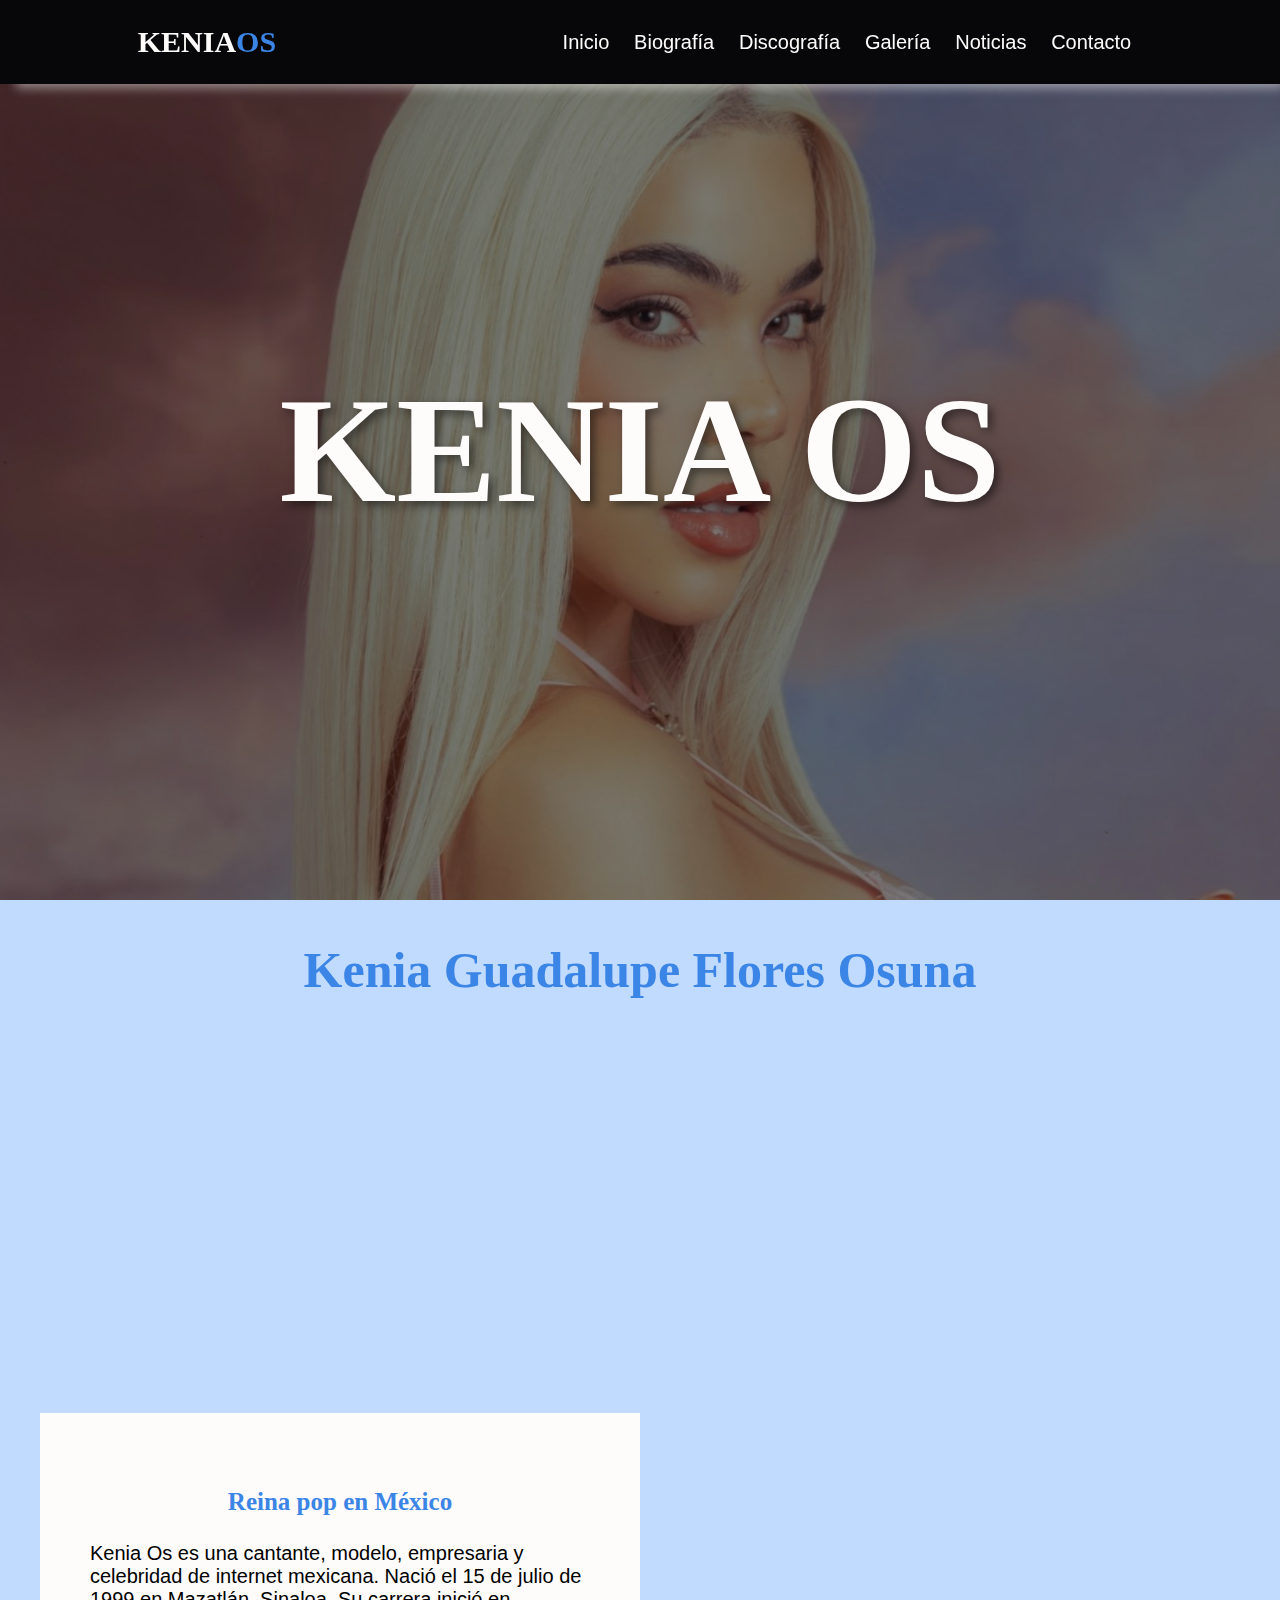
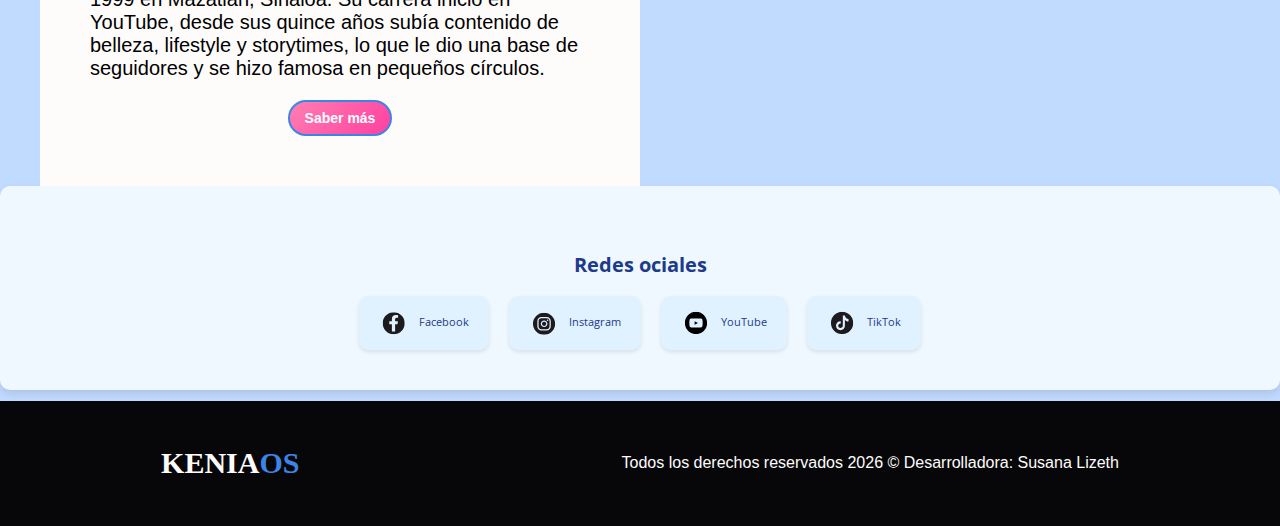
<file: index.html>
<!DOCTYPE html>
<html lang="es">
<head>
    <meta charset="UTF-8">
    <meta name="viewport" content="width=device-width, initial-scale=1.0">
    <title>Inicio K OS</title>
    <link rel="icon" href="img/icon/inicio.svg">
    <link rel="preconnect" href="https://fonts.googleapis.com">
    <link rel="preconnect" href="https://fonts.gstatic.com" crossorigin>
    <link href="https://fonts.googleapis.com/css2?family=Open+Sans:ital,wght@0,300..800;1,300..800&display=swap" rel="stylesheet">
        <link rel="stylesheet" href="css/normalize.css">
        <link rel="stylesheet" href="css/estilos.css">
</head>
<body>
    <header class="encabezado">
        <div class="contenido-navegacion">
            <div class="logo">
                <h2>KENIA<span>OS</span></h2>
            </div>
            <nav class="navegacion ocultar">
                <a href="index.html">Inicio</a>
                <a href="Biografia.html">Biografía</a>
                <a href="Discografía.html">Discografía</a>
                <a href="Galeria.html">Galería</a>
                <a href="Noticias.html">Noticias</a>
                <a href="Contacto.html">Contacto</a>
            </nav>
            <div class="hamburguesa">
                <span></span>
                <span></span>
                <span></span>
            </div>
        </div>
        <div class="contenido-encabezado contenedor" id="inicio">
            <div class="texto-encabezado">
                <h1>KENIA OS</h1>
            </div>
        </div>
    </header>
    <section class="nosotros contenedor">
        <h2>Kenia Guadalupe Flores Osuna</h2>
        <div class="contenido-nosotros">
            <div class="texto-nosotros">
                <h3>Reina pop en México</h3>
                <p> Kenia Os es una cantante, modelo, empresaria y celebridad de internet mexicana. Nació el 15 de julio de 1999 en Mazatlán, Sinaloa. Su carrera inició en YouTube, desde sus quince años subía contenido de belleza, lifestyle y storytimes, lo que le dio una base de seguidores y se hizo famosa en pequeños círculos.</p>
                <a href="Biografia.html" class="btn bordes">Saber más</a>
            </div>
        </div>
    </section>
</section>
    
        </div>
        <div class="contacto-redess">
            <h4>Redes ociales</h4>
            <div class="redes-socialess">
                <a href="https://www.facebook.com/share/168YsW2Kud/" class="red-sociall" target="_blank">
                    <img src="img/icon/facebook.svg" alt="Facebook">
                    <span>Facebook</span>
                </a>
                <a href="https://www.instagram.com/keniaos?igsh=cDZjNDFkdWRqYTZ4" class="red-sociall" target="_blank">
                    <img src="img/icon/instagram.svg" alt="Instagram">
                    <span>Instagram</span>
                </a>
                <a href="https://youtube.com/@keniaos?si=tI9MvIyvme84YntW" class="red-sociall" target="_blank">
                    <img src="img/icon/youtube.svg" alt="YouTube">
                    <span>YouTube</span>
                </a>
                <a href="https://www.tiktok.com/@keniaos?_t=ZM-8uo4MEKcdaJ&_r=1" class="red-sociall" target="_blank">
                    <img src="img/icon/tiktok.svg" alt="TikTok">
                    <span>TikTok</span>
                </a>
            </div>
        </div>
    </div>
</main><br>
    <footer class="footer">
            <div class="logo">
                <h2>KENIA<span>OS</span></h2>
            </div>
            <p>Todos los derechos reservados <span class="fecha"></span> &copy; Desarrolladora: <a >Susana Lizeth</a></span></p>
        </footer>
        <script src="js/app.js"></script>
        
</body>
</html>
</file>
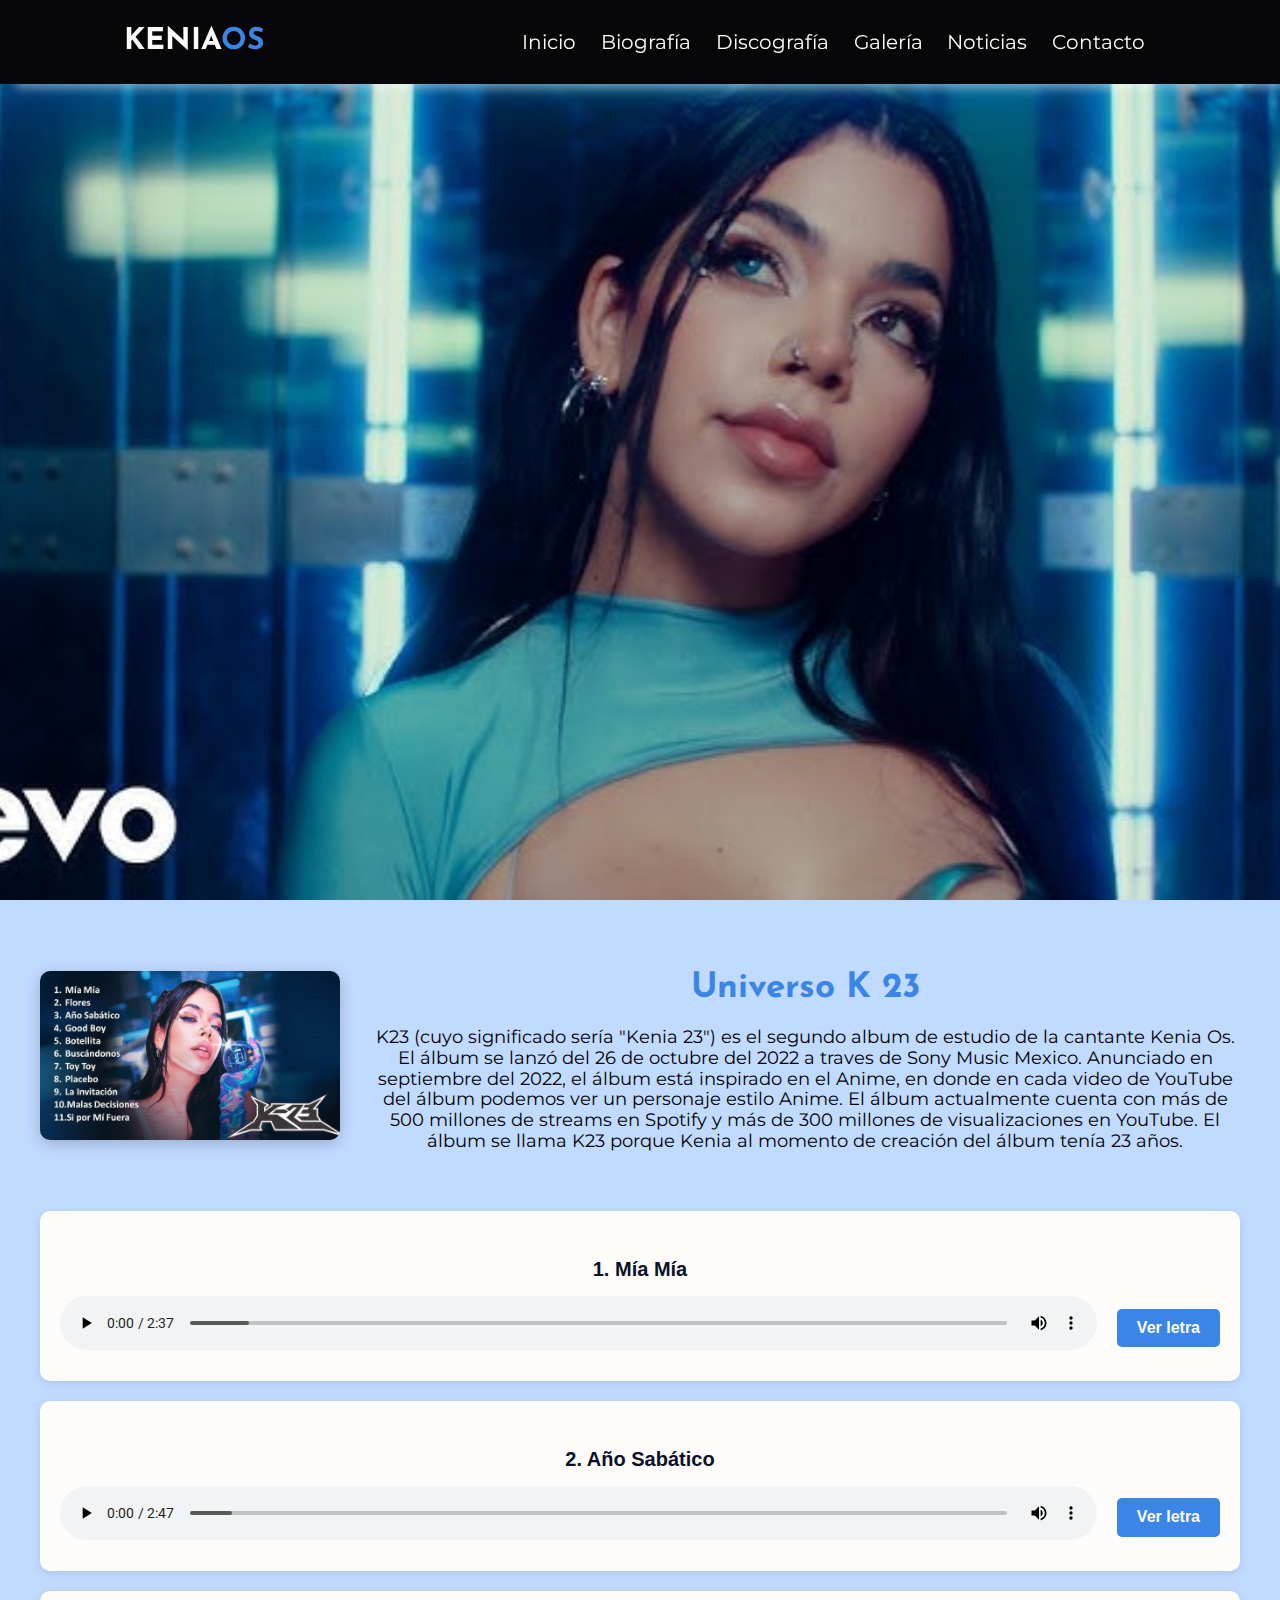
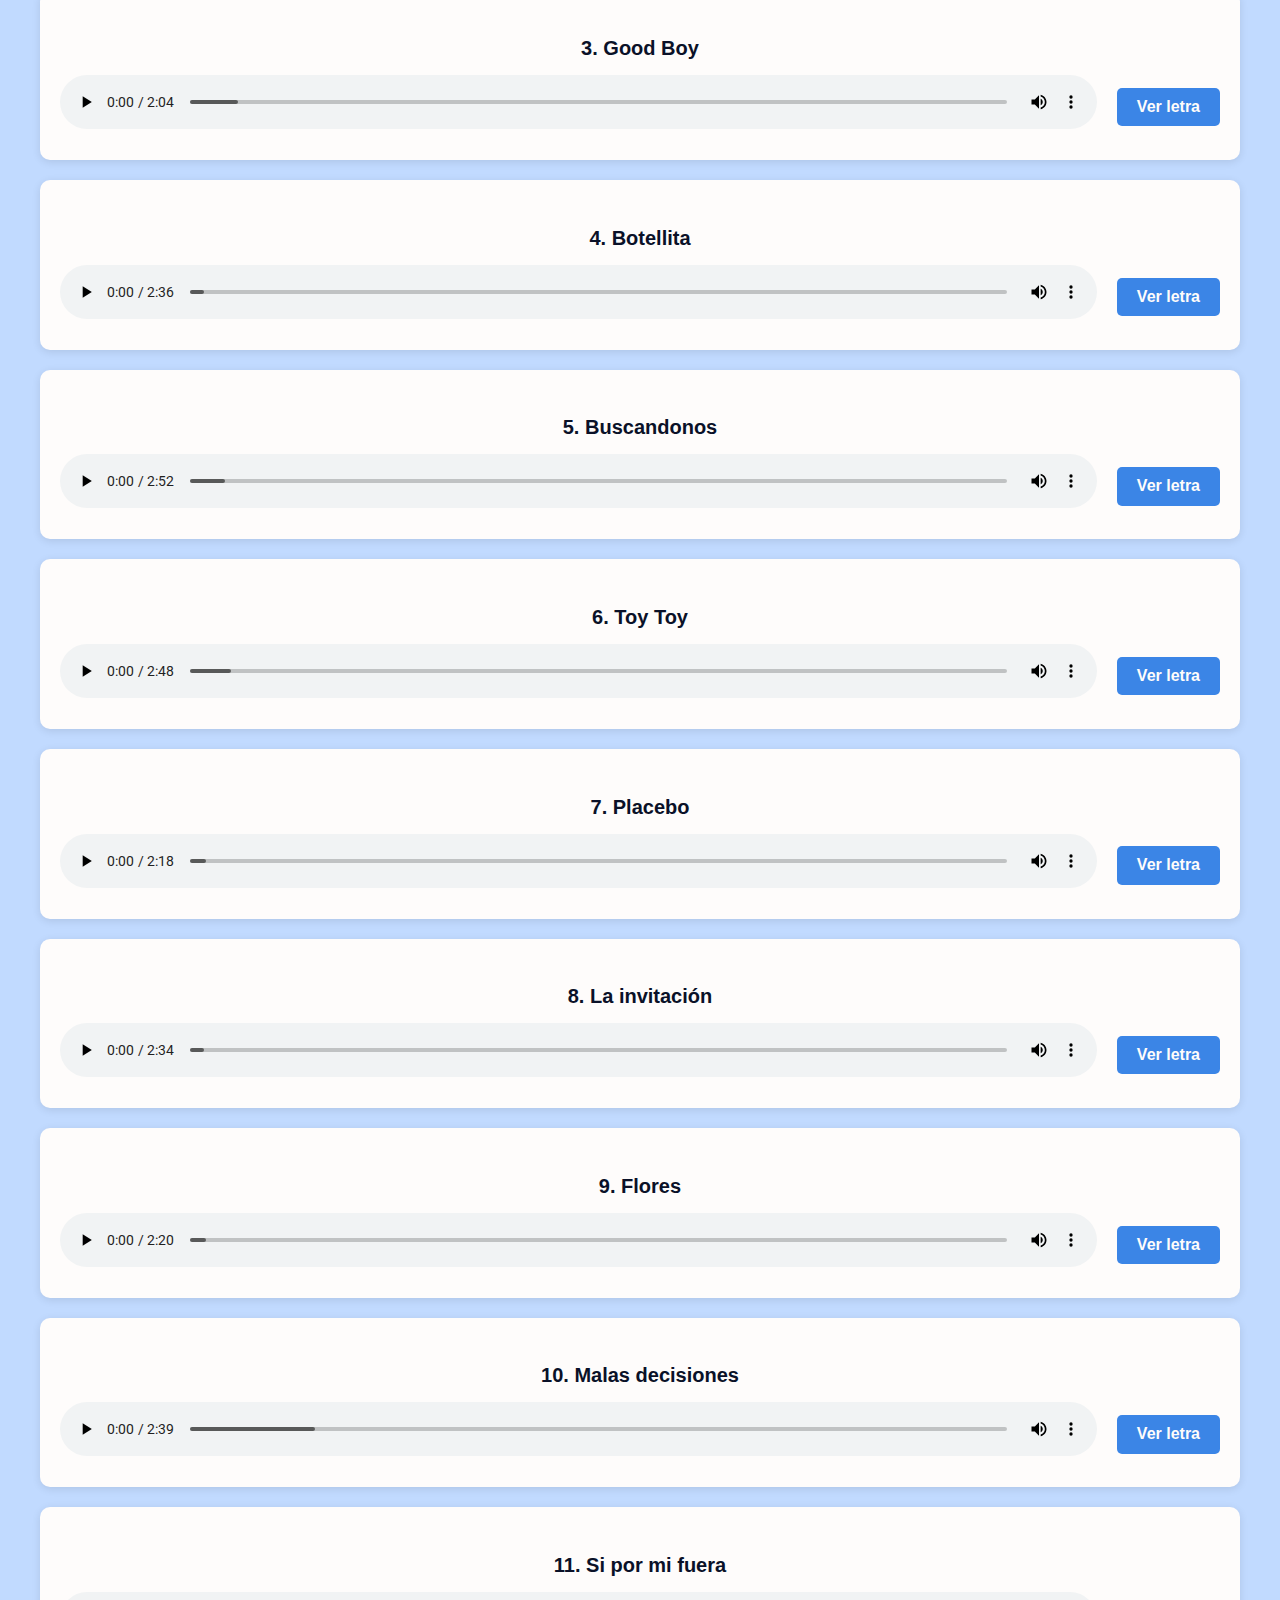
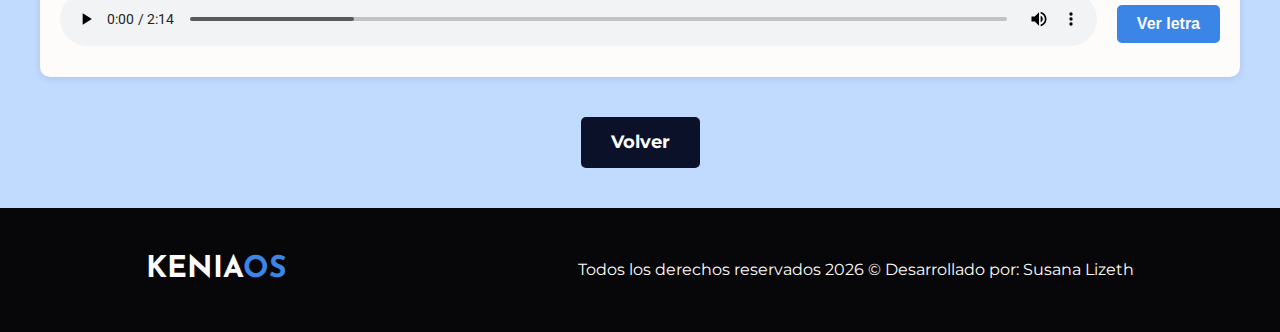
<file: album2.html>
<!DOCTYPE html>
<html lang="es">
<head>
    <meta charset="UTF-8">
    <meta name="viewport" content="width=device-width, initial-scale=1.0">
    <title>Universo K23 - Kenia Os</title>
    <link rel="icon" href="img/icon/album.svg">
    <link rel="preconnect" href="https://fonts.googleapis.com">
    <link rel="preconnect" href="https://fonts.gstatic.com" crossorigin>
    <link href="https://fonts.googleapis.com/css2?family=Josefin+Sans:wght@100..700&family=Montserrat:wght@100..900&family=Roboto:wght@100..900&display=swap" rel="stylesheet">
    <link rel="stylesheet" href="css/normalize.css">
    <link rel="stylesheet" href="css/estilos.css">
</head>
<body>
    <header class="encabezado2">
        <div class="contenido-navegacion">
            <div class="logo">
                <h2>KENIA<span>OS</span></h2>
            </div>
            <nav class="navegacion ocultar">
                <a href="index.html">Inicio</a>
                <a href="Biografia.html">Biografía</a>
                <a href="Discografía.html">Discografía</a>
                <a href="Galeria.html">Galería</a>
                <a href="Noticias.html">Noticias</a>
                <a href="Contacto.html">Contacto</a>
            </nav>
            <div class="hamburguesa">
                <span></span>
                <span></span>
                <span></span>
            </div>
        </div>
    </header>

    <section class="detalle-album contenedor">
        <div class="cabecera-album">
            <img src="img/albums/album2.jpeg" alt="Portada del álbum Universo K23" class="portada-album">
            <div class="info-album">
                <h2>Universo K 23</h2>
                <p>K23 (cuyo significado sería "Kenia 23") es el segundo album de estudio de la cantante Kenia Os. El álbum se lanzó del 26 de octubre del 2022 a traves de Sony Music Mexico. Anunciado en septiembre del 2022, el álbum está inspirado en el Anime, en donde en cada video de YouTube del álbum podemos ver un personaje estilo Anime. El álbum actualmente cuenta con más de 500 millones de streams en Spotify y más de 300 millones de visualizaciones en YouTube. El álbum se llama K23 porque Kenia al momento de creación del álbum tenía 23 años.</p>
            </div>
        </div>

        <!-- Canción 1 -->
        <div class="cancion">
            <h4 class="cancion-titulo">1. Mía Mía</h4>
            <div class="reproductor">
                <audio controls>
                    <source src="audio/album2/Mia.mp3" type="audio/mpeg">
                    Tu navegador no soporta la reproducción de audio.
                </audio>
                <button class="btn-letra" onclick="toggleLyrics('lyrics-1')">Ver letra</button>
            </div>
            <div id="lyrics-1" class="letra-cancion" style="display: none;">
                <p>
                    ¿Qué haces tú por aquí?<br>
                    Cuando nos dejamos te la puse easy<br>
                    Se ve que no entendiste, parece chiste<br>
                    Ya se te fue el sabor como si fuera chicle<br><br>
        
                    Ay, no, otra, otra ve' ya estoy cansá' de tu juego<br>
                    No pierdo el tiempo, no 'toy pa' es<br>
                    No-no-no-no-no-no<br>
                    Ay, no, otra, otra vez, ¿por qué tengo que repetirlo?<br>
                    ¿Tengo que repetirlo? (¿En serio?)<br><br>
        
                    ¿Acaso hablé francés? Pa' que no me entendiera'<br>
                    Ya yo te boté, no sé pa' que regresas<br>
                    Si tú no me interesa', no te compro ni en oferta<br>
                    No pierdo el tiempo, no estoy pa' eso<br>
                    No-no-no-no-no-no<br><br>
        
                    Yo estoy en la mía, mía<br>
                    Ni siquiera en tus sueños tocas mi anatomía, solita mía, mía<br>
                    Mía, mía, 'toy con la mía, baby<br>
                    Está de más tu compañía porque soy mía, mía<br><br>
        
                    Yo estoy en la mía, mía<br>
                    Ni siquiera en tus sueños tocas mi anatomía, solita mía, mía<br>
                    Mía, mía, 'toy con la mía, baby<br>
                    Está de más tu compañía, solita mía, mía<br><br>
        
                    Todo mal, el cabrón se me acercó y le dije<br><br>
        
                    Yo soy mía y de má' nadie, anótalo<br>
                    Sé que es difícil olvidarme, anótalo<br>
                    Las Balenciagas se regresan, anótalo<br>
                    Ese tattoo no va a borrarse, anótalo<br>
                    Baby, anótalo<br><br>
        
                    ¿Acaso hablé francés? Pa' que no me entendiera'<br>
                    Ya yo te boté, no sé pa' que regresas<br>
                    Si tú no me interesa', no te compro ni en oferta<br>
                    No pierdo el tiempo, no estoy pa' eso<br>
                    No-no-no-no-no-no<br><br>
        
                    Yo estoy en la mía, mía<br>
                    Ni siquiera en tus sueños tocas mi anatomía, solita mía, mía<br>
                    Mía, mía, 'toy con la mía, baby<br>
                    Está de más tu compañía porque soy mía, mía<br><br>
        
                    Yo estoy en la mía, mía<br>
                    Ni siquiera en tus sueños tocas mi anatomía, solita mía, mía<br>
                    Mía, mía, 'toy con la mía, baby<br>
                    Está de más tu compañía porque soy mía, mía<br><br>
        
                    No-no-no-no-no-no-no
                </p>            
            </div>
        </div>

        <!-- Canción 2 -->
        <div class="cancion">
            <h4 class="cancion-titulo">2. Año Sabático</h4>
            <div class="reproductor">
                <audio controls>
                    <source src="audio/album2/AnoSabatico.mp3" type="audio/mpeg">
                    Tu navegador no soporta la reproducción de audio.
                </audio>
                <button class="btn-letra" onclick="toggleLyrics('lyrics-2')">Ver letra</button>
            </div>
            <div id="lyrics-2" class="letra-cancion" style="display: none;">
                <p>
                    Me cogí un año sabático en el amor<br>
                    Y, de mis veintitantos, este fue el mejor<br>
                    No le cambiaría tan solo un día<br>
                    Con los ojos cerrados, lo repetiría<br><br>
        
                    Me cogí un año sabático en el amor<br>
                    Y, de mis veintitantos, este fue el mejor<br>
                    No le cambiaría tan solo un día<br>
                    Con los ojos cerrados, lo repetiría<br><br>
        
                    Yo me quedo con eso<br>
                    Los peca'os yo los rezo<br>
                    No meto el corazón<br>
                    Donde solo caben besos<br><br>
        
                    Hace mucho que no estaba como estoy<br>
                    Siendo yo, viviendo el hoy<br>
                    Sin importar lo que pueda opinar el resto<br><br>
        
                    Que está difícil que en este momento<br>
                    Vuelva y te conteste, que te diga que sí<br>
                    Que sin ti yo no tuve suerte<br>
                    Cuando es todo lo contrario<br><br>
        
                    Me fui de vacaciones y estoy de aniversario<br><br>
        
                    Me cogí un año sabático en el amor<br>
                    Y, de mis veintitantos, este fue el mejor<br>
                    No le cambiaría tan solo un día<br>
                    Con los ojos cerrados, lo repetiría<br><br>
        
                    Me cogí un año sabático en el amor<br>
                    Y, de mis veintitantos, este fue el mejor<br>
                    No le cambiaría tan solo un día<br>
                    Con los ojos cerrados, lo repetiría<br><br>
        
                    Está difícil que vuelva<br>
                    A ser la misma de antes<br>
                    Si ya no creo que vuelva<br>
                    Que vuelva a enamorarme<br><br>
        
                    Está difícil que en este momento<br>
                    Vuelva y te conteste, que te diga que sí<br>
                    Que sin ti yo no tuve suerte<br>
                    Cuando es todo lo contrario<br><br>
        
                    Me fui de vacaciones y estoy de aniversario<br><br>
        
                    Me cogí un año sabático en el amor<br>
                    Y, de mis veintitantos, este fue el mejor<br>
                    No le cambiaría tan solo un día<br>
                    Con los ojos cerrados, lo repetiría<br><br>
        
                    Uh-uh, uh-uh<br>
                    Uh-uh, uh-uh
                </p>            
            </div>
        </div>
                <!-- Canción 3 -->
                <div class="cancion">
                    <h4 class="cancion-titulo">3. Good Boy</h4>
                    <div class="reproductor">
                        <audio controls>
                            <source src="audio/album2/Good.mp3" type="audio/mpeg">
                            Tu navegador no soporta la reproducción de audio.
                        </audio>
                        <button class="btn-letra" onclick="toggleLyrics('lyrics-3')">Ver letra</button>
                    </div>
                    <div id="lyrics-3" class="letra-cancion" style="display: none;">
                        <p>
                            Aquí estoy pensando en por qué no funcionó<br>
                            Si todo se fue a la mierda, o tal vez fui yo<br>
                            La que no fue suficiente, me creíste una demente<br>
                            Hasta que me di cuenta, fuiste el error<br><br>
                
                            Papi, yo andaba culpándome por algo que hiciste tú<br>
                            To' lo que a mí me dijeron de ti siempre fue verdad<br><br>
                
                            ¿Qué te crees llamando un día sí al otro no? Oh<br>
                            ¿Quién te dijo que eso iba a endulzar mi corazón?<br>
                            Caballero, un hechicero, el man se las da de good boy<br>
                            Traicionero, ego en el cielo, no es nada más que un fuckboy<br><br>
                
                            Na-na-na-nara-nanna-nana<br>
                            Na-na-na-nara-nanna-nana<br>
                            Na-na-na-nara-nanna-nana<br>
                            Na-na-na-nara-nanna-nana<br><br>
                
                            Me da tristeza y coraje<br>
                            Que te hayan tratado salvaje<br>
                            Si ella te rompió el corazón<br>
                            ¿Qué culpa tengo yo?<br><br>
                
                            Tan 2010<br>
                            Qué vintage ser<br>
                            De los que no quieren bien<br>
                            A una mujer<br><br>
                
                            Papi, yo andaba culpándome por algo que hiciste tú<br>
                            To' lo que a mí me dijeron de ti siempre fue verdad<br><br>
                
                            ¿Qué te crees llamando un día sí al otro no? Oh<br>
                            ¿Quién te dijo que eso iba a endulzar mi corazón?<br>
                            Caballero, un hechicero, el man se las da de good boy<br>
                            Traicionero, ego en el cielo, no es nada más que un fuckboy<br><br>
                
                            Na-na-na-nara-nanna-nana<br>
                            Na-na-na-nara-nanna-nana<br>
                            Na-na-na-nara-nanna-nana<br>
                            Na-na-na-nara-nanna-nana
                        </p>                    
                    </div>
                </div>
                        <!-- Canción 4 -->
        <div class="cancion">
            <h4 class="cancion-titulo">4. Botellita</h4>
            <div class="reproductor">
                <audio controls>
                    <source src="audio/album2/Botellita.mp3" type="audio/mpeg">
                    Tu navegador no soporta la reproducción de audio.
                </audio>
                <button class="btn-letra" onclick="toggleLyrics('lyrics-4')">Ver letra</button>
            </div>
            <div id="lyrics-4" class="letra-cancion" style="display: none;">
                <p>
                    Si tengo que mentir<br>
                    Te diría te extraño<br>
                    Pero sé que el silencio<br>
                    Te haría más daño<br><br>
        
                    Besos que se me olvidan<br>
                    Como lo que sentía<br>
                    Algo me lo decía<br>
                    Otra bala perdida<br><br>
        
                    Besos que no se dieron<br>
                    Otros, qué ricos fueron<br>
                    Para, pero primero<br>
                    Que llamen al mesero<br><br>
        
                    Que me traigan otra botellita<br>
                    Para cambiar el sabor<br>
                    Con alcohol la pena se me quita<br>
                    Y si es la ropa, mejor<br><br>
        
                    Sin que me hablen de amor<br>
                    Por hoy, puedes besarme<br>
                    Hasta que nos caliente el Sol<br><br>
        
                    Esa botella de tequila<br>
                    Me quita lo tranquila<br>
                    Hoy vas a hacer todo lo que mi boca pida<br><br>
        
                    Me siento sexy, bella<br>
                    Que traigan la botella<br>
                    Muchos pueden pisar<br>
                    Pero yo soy la que deja la huella<br><br>
        
                    Sé que quieres, pero puedes si yo quiero<br>
                    De mi vuelo, ya no eres un pasajero<br>
                    Ya no hay flores los catorce de febrero<br>
                    Si te he visto, ni me entero<br><br>
        
                    El amor es una mentira<br>
                    A la que ya no le creo<br>
                    Y si me encuentro a cupido<br>
                    Le voy a sacar el dedo<br><br>
        
                    Wait, wait, ¿qué?<br><br>
        
                    (Que llamen al mesero)<br><br>
        
                    Que me traigan otra botellita<br>
                    Para cambiar el sabor<br>
                    Con alcohol la pena se me quita<br>
                    Y si es la ropa, mejor<br><br>
        
                    Sin que me hablen de amor<br>
                    Por hoy, puedes besarme<br>
                    Hasta que nos caliente el Sol<br><br>
        
                    Esa botella de tequila<br>
                    Me quita lo tranquila<br>
                    Hoy vas a hacer todo lo que mi boca pida<br><br>
        
                    KOS, bebé<br>
                    (Que me traigan otra botellita)<br>
                    (Que me traigan otra botellita)
                </p>            
            </div>
        </div>
                <!-- Canción 5 -->
        <div class="cancion">
            <h4 class="cancion-titulo">5. Buscandonos</h4>
            <div class="reproductor">
                <audio controls>
                    <source src="audio/album2/Buscandonos.mp3" type="audio/mpeg">
                    Tu navegador no soporta la reproducción de audio.
                </audio>
                <button class="btn-letra" onclick="toggleLyrics('lyrics-5')">Ver letra</button>
            </div>
            <div id="lyrics-5" class="letra-cancion" style="display: none;">
                <p>
                    Si la noche lo permite<br>
                    Quiero verte pa' decirte<br>
                    No dejemos de intentar<br><br>
        
                    Y aunque nos hicimos daño<br>
                    Todo el tiempo no fue en vano<br>
                    No dejemos de intentar<br><br>
        
                    Donde no había problemas, los buscábamos<br>
                    Por callarlo a terceros, inventábamos<br>
                    Ya no soy la misma que amabas a escondidas<br>
                    Y, a pesar de eso, sigo aquí buscándonos<br><br>
        
                    Si te das cuenta, aquí no hay nada de ocultar<br>
                    La gente siempre opina, baby, eso es normal<br>
                    No pasa na', no me quiero frenar<br>
                    No me voy a frenar<br><br>
        
                    Ahora grito la verdad<br>
                    Y no hay reglas pa' vivir<br>
                    No tenemos que fingir<br>
                    No tenemos que callar<br><br>
        
                    Y que más nos da<br>
                    Cómo miren, lo que piensen y el qué dirán<br><br>
        
                    Ahora grito la verdad<br>
                    Y no hay reglas pa' vivir<br>
                    No tenemos que fingir<br>
                    No tenemos que cambiar<br><br>
        
                    Y que más nos da<br>
                    Cómo miren, lo que piensen y el qué dirán<br><br>
        
                    Si la noche lo permite<br>
                    Quiero verte pa' decirte<br>
                    No dejemos de intentar<br><br>
        
                    Y aunque nos hicimos daño<br>
                    Todo el tiempo no fue en vano<br>
                    No dejemos de intentar<br><br>
        
                    Merecemos otra oportunidad<br>
                    No sabemos después<br>
                    Solamente tenemos hoy<br>
                    Mañana, yo no sé<br><br>
        
                    Merecemos otra oportunidad<br>
                    No sabemos después<br>
                    Solamente tenemos hoy<br>
                    Mañana, yo no sé<br><br>
        
                    Merecemos otra oportunidad<br>
                    No sabemos después<br>
                    Solamente tenemos hoy<br>
                    Mañana, yo no sé
                </p>            
            </div>
        </div>
                <!-- Canción 6 -->
        <div class="cancion">
            <h4 class="cancion-titulo">6. Toy Toy</h4>
            <div class="reproductor">
                <audio controls>
                    <source src="audio/album2/toy.mp3" type="audio/mpeg">
                    Tu navegador no soporta la reproducción de audio.
                </audio>
                <button class="btn-letra" onclick="toggleLyrics('lyrics-6')">Ver letra</button>
            </div>
            <div id="lyrics-6" class="letra-cancion" style="display: none;">
                <p>
                    KOS, bebé<br>
                    Saibú, Saibú<br><br>
        
                    Dices que yo ya cambié<br>
                    Porque estoy bien sin ti y eso no te conviene<br>
                    Tu bla-bla, ahórrate<br>
                    Niño, vas a llorar ahora que no me tienes<br><br>
        
                    Yo te borré de mi memory<br>
                    No soy tu juguetito de Toy Story<br>
                    But I'm not sorry<br>
                    Tú tan Amber, yo tan Johnny<br><br>
        
                    Se me hace funny que ahora estés tan lonely<br>
                    Tu peli duró menos que una story<br><br>
        
                    Conmigo perdiste el juego<br>
                    Pídele un juguete nuevo a tu mamá<br>
                    Para que entretengas a tu ego<br>
                    Vamo' a ver cuánto va a durarte<br><br>
        
                    Tú ya no eres mi boy, boy<br>
                    Por eso es que yo ya me voy<br>
                    No me la des, yo me la doy<br>
                    Ya me cansé de ser tu toy, toy, toy<br><br>
        
                    (Toy, toy, toy)<br>
                    (Toy, toy, toy)<br>
                    (Toy, toy, toy)<br><br>
        
                    Ya me cansé de ser tu toy, toy, toy<br><br>
        
                    Yo era tu toy<br>
                    Soy buena, pero boba ya no soy<br>
                    Tu castillo del ego ya no está, se derrumbó<br><br>
        
                    Y por idiota<br>
                    Ahora andas buscándome en otra boca<br>
                    Rogando por mis besos<br>
                    Pero eso es lo que te toca<br><br>
        
                    Lero, lero<br>
                    Ahora tengo un muñeco nuevo<br>
                    Nuevo, nuevo<br>
                    Que me complace con todo lo que yo quiero<br>
                    Y tú, como Forky, andas en el basurero<br>
                    Lero, lero<br><br>
        
                    Conmigo perdiste el juego<br>
                    Pídele un juguete nuevo a tu mamá<br>
                    Para que entretengas a tu ego<br>
                    Vamo' a ver cuánto va a durarte<br><br>
        
                    Tú ya no eres mi boy, boy<br>
                    Por eso es que yo ya me voy<br>
                    No me la des, yo me la doy<br>
                    Ya me cansé de ser tu toy, toy, toy<br><br>
        
                    (Toy, toy, toy)<br>
                    (Toy, toy, toy)<br>
                    (Toy, toy, toy)<br><br>
        
                    Ya me cansé de ser tu toy, toy, toy<br><br>
        
                    (Toy, toy, toy)<br>
                    (Toy, toy, toy)
                </p>            
            </div>
        </div>
                <!-- Canción 7 -->
        <div class="cancion">
            <h4 class="cancion-titulo">7. Placebo </h4>
            <div class="reproductor">
                <audio controls>
                    <source src="audio/album2/Placebo.mp3" type="audio/mpeg">
                    Tu navegador no soporta la reproducción de audio.
                </audio>
                <button class="btn-letra" onclick="toggleLyrics('lyrics-7')">Ver letra</button>
            </div>
            <div id="lyrics-7" class="letra-cancion" style="display: none;">
                <p>
                    Se ve que no tiene' mucho que hacer<br>
                    Pero sí tiene' mucho que decir<br>
                    Abres la boca solo pa' mentir<br>
                    Abres la boca solo pa' joder<br><br>
        
                    No es tu problema si me porto mal<br>
                    Cómo me visto, ¿qué te importa a ti?<br>
                    Yo soy así, no tengo que fingir<br>
                    Ser alguien más<br><br>
        
                    (Ah, ah, ah)<br><br>
        
                    Si uso tenis o tacón<br>
                    No tiene nada que ver<br>
                    Porque yo soy mucho más<br>
                    De lo que tú puedes ver<br><br>
        
                    No quiero alguien que me diga<br>
                    Qué es lo que tengo que hacer<br><br>
        
                    Si quieres borra mis fotos<br>
                    Si acaso no quieres verme<br>
                    Que yo me siento muy bien<br>
                    Sin ti, sin ti<br>
                    Te deseo mucha suerte<br><br>
        
                    Yo borré todas tus fotos<br>
                    Porque yo no quiero verte<br>
                    Que yo me siento mejor<br>
                    Sin ti, sin ti<br>
                    Te deseo mucha suerte<br><br>
        
                    Ya llené mi closet y tengo uno nuevo<br>
                    Lo que no sirve, se bota y ya tienes relevo<br>
                    Te di jaque mate y tú perdiste el juego<br>
                    El amor que tú sentías era de placebo<br><br>
        
                    Qué bueno, qué bueno<br>
                    Yo ya no meto freno<br>
                    No me costó nada el antídoto pa' tu veneno<br>
                    Qué bueno, activo todo lo positivo<br>
                    Por eso de tu celular<br><br>
        
                    Si quieres borra mis fotos<br>
                    Si acaso no quieres verme<br>
                    Que yo me siento muy bien<br>
                    Sin ti, sin ti<br>
                    Te deseo mucha suerte<br><br>
        
                    Yo borré todas tus fotos<br>
                    Porque yo no quiero verte<br>
                    Que yo me siento mejor<br>
                    Sin ti, sin ti<br>
                    Te deseo mucha suerte<br><br>
        
                    Se ve que no tiene' mucho que hacer<br>
                    Pero sí tienes mucho que decir<br>
                    Abres la boca solo pa' mentir<br>
                    Abres la boca solo pa' joder
                </p>            
            </div>
        </div>
                <!-- Canción 8 -->
        <div class="cancion">
            <h4 class="cancion-titulo">8. La invitación </h4>
            <div class="reproductor">
                <audio controls>
                    <source src="audio/album2/invitacion.mp3" type="audio/mpeg">
                    Tu navegador no soporta la reproducción de audio.
                </audio>
                <button class="btn-letra" onclick="toggleLyrics('lyrics-8')">Ver letra</button>
            </div>
            <div id="lyrics-8" class="letra-cancion" style="display: none;">
                <p>
                    He roto corazones, no con intención<br>
                    Y sé lo que se siente, a mí ya me tocó<br>
                    No querer levantarme, no parar de llorar<br>
                    Y autopedirme perdón<br><br>
        
                    Dicen que no volverá a pasarme<br>
                    Pero, si me pasa, mejor prepararme<br>
                    Pa' que caiga el cielo encima<br>
                    O pa' cambiarnos la vida<br><br>
        
                    Yo ya conozco este corazón<br>
                    Y sabe que no duele el amor<br>
                    Dime si lo quieres o no<br>
                    Ya tienes la invitación<br><br>
        
                    Pero si tú no estás, pues todo bien<br>
                    Y, si estás, está bien también<br>
                    Yo no necesito guardaespaldas<br>
                    Me siento igual de bien estando sola<br>
                    Que acompañada<br><br>
        
                    Yo no veo telenovelas porque así no es la vida<br>
                    Quiero un final feliz, pero no el mismo que te pintan<br>
                    Caerme, levantarme, arrepentirme<br>
                    Quiero aprender a enamorarte cada día<br><br>
        
                    Diferente<br>
                    Incoherente<br>
                    Tal vez tú no seas el amor de mi vida<br>
                    O tal vez te vea el resto de mis días<br><br>
        
                    Dicen que no volverá a pasarme<br>
                    Pero, si me pasa, mejor prepararme<br>
                    Pa' que caiga el cielo encima<br>
                    O pa' cambiarnos la vida<br><br>
        
                    Yo ya conozco este corazón<br>
                    Y sabe que no duele el amor<br>
                    Dime si lo quieres o no<br>
                    Ya tienes la invitación<br><br>
        
                    Pero si tú no estás, pues todo bien<br>
                    Y, si estás, está bien también<br>
                    Yo no necesito guardaespaldas<br>
                    Me siento igual de bien estando sola<br>
                    Que acompañada<br><br>
        
                    (KOS, bebé)<br><br>
        
                    Me siento igual de bien estando sola<br>
                    Que acompañada
                </p>            
            </div>
        </div>
                <!-- Canción 9 -->
        <div class="cancion">
            <h4 class="cancion-titulo">9. Flores</h4>
            <div class="reproductor">
                <audio controls>
                    <source src="audio/album2/Flores.mp3" type="audio/mpeg">
                    Tu navegador no soporta la reproducción de audio.
                </audio>
                <button class="btn-letra" onclick="toggleLyrics('lyrics-9')">Ver letra</button>
            </div>
            <div id="lyrics-9" class="letra-cancion" style="display: none;">
                <p>
                    Ellos se conocieron una noche bailando, bailando<br>
                    Ella le entregó el corazón y él nunca lo devolvió, no, no<br><br>
        
                    Maybe era lo que tenía que pasar<br>
                    Pa' que nunca, con ella, volvieran a jugar<br><br>
        
                    Desde esa noche, ya no quiere más flores<br>
                    Y no quiere escuchar canciones de amores<br>
                    Quiere tomarse un trago que la mejore<br>
                    Valía la pena, se puso más buena<br>
                    Ah, ah<br><br>
        
                    Ella se viste bien<br>
                    Pa' portarse mal<br>
                    No importa con quién<br>
                    Pero ella, a lo malo, va a olvidar<br><br>
        
                    Por última vez<br>
                    La hicieron llorar<br>
                    Ella se arregló<br>
                    Ya nadie la daña, pero<br><br>
        
                    Maybe era lo que tenía que pasar<br>
                    Pa' que nunca, con ella, volvieran a jugar<br><br>
        
                    Desde esa noche, ya no quiere más flores<br>
                    Y no quiere escuchar canciones de amores<br>
                    Quiere tomarse un trago que la mejore<br>
                    Valía la pena, se puso más buena<br>
                    Ah, ah<br><br>
        
                    (No quiero más flores)
                </p>            
            </div>
        </div>
                <!-- Canción 10  -->
        <div class="cancion">
            <h4 class="cancion-titulo">10. Malas decisiones</h4>
            <div class="reproductor">
                <audio controls>
                    <source src="audio/album2/decisiones.mp3" type="audio/mpeg">
                    Tu navegador no soporta la reproducción de audio.
                </audio>
                <button class="btn-letra" onclick="toggleLyrics('lyrics-10')">Ver letra</button>
            </div>
            <div id="lyrics-10" class="letra-cancion" style="display: none;">
                <p>
                    Hace rato que no me sentía así<br>
                    Solita bailando, pónganme otra rola<br>
                    No te quito la mirada desde que te vi<br>
                    Estoy imaginando el sabor de tu boca<br><br>
        
                    Un error que se puede olvidar<br>
                    Ah-ah<br><br>
        
                    Que no se acabe la noche<br>
                    Que dure un poco más<br>
                    Quiero un shot de tus besos<br>
                    Pa' poder recordar<br><br>
        
                    Las malas decisiones<br>
                    Y las que vamo' a tomar<br>
                    Lo que pase entre nosotros<br>
                    Ninguno lo va a hablar<br><br>
        
                    Sé que tienes mala fama<br>
                    Pero a mí también me gusta el drama<br>
                    No te hagas, que ya hemos pasado por ahí<br>
                    Tú me conoces, yo te conozco<br>
                    Con rayos X nos vimos todo<br><br>
        
                    Sabes lo que pasa cuando estamos solos<br><br>
        
                    Hoy me puse linda para verte<br>
                    Y tú que estás con suerte<br>
                    No quiero tequila, quiero a ese<br>
                    Y yo ni sé qué tiene<br><br>
        
                    Hoy me puse linda para verte<br>
                    Y tú que estás con suerte<br>
                    No quiero tequila, quiero a ese<br><br>
        
                    Que no se acabe la noche<br>
                    Que dure un poco más<br>
                    Quiero un shot de tus besos<br>
                    Pa' poder recordar<br><br>
        
                    Las malas decisiones<br>
                    Y las que vamo' a tomar<br>
                    Lo que pase entre nosotros<br>
                    Ninguno lo va a hablar<br><br>
        
                    Oh-oh<br>
                    Uh-uh-uh<br>
                    Uh-uh-uh
                </p>            
            </div>
        </div>
                <!-- Canción 11  -->
        <div class="cancion">
            <h4 class="cancion-titulo">11. Si por mi fuera</h4>
            <div class="reproductor">
                <audio controls>
                    <source src="audio/album2/fuera.mp3" type="audio/mpeg">
                    Tu navegador no soporta la reproducción de audio.
                </audio>
                <button class="btn-letra" onclick="toggleLyrics('lyrics-11')">Ver letra</button>
            </div>
            <div id="lyrics-11" class="letra-cancion" style="display: none;">
                <p>
                    Cuatro mil motivos, tengo, para no volver<br>
                    Vuelvo y me lo digo<br>
                    Justo antes de caer<br><br>
        
                    Siempre va a ser igual<br>
                    Tú no vas a cambiar<br>
                    Ya sé que está muy mal<br>
                    Pero si soy sincera, creo que<br><br>
        
                    Si por mí fuera<br>
                    Otro chance te diera<br>
                    Pero, como quiera', tú lo vas a joder<br><br>
        
                    Si por mí fuera<br>
                    Mi tiempo te diera<br>
                    Pero sé que tú no me lo vas a devolver<br><br>
        
                    Mejor, de una, me voy rápido<br>
                    Sigo haciendo lo que quiera<br>
                    Así es más práctico<br><br>
        
                    Oh, oh, oh<br><br>
        
                    Si por mí fuera<br>
                    Otro chance te diera<br>
                    Pero, como quiera', tú lo vas a joder<br><br>
        
                    Creo que debo borrar<br>
                    Tu número celular<br>
                    Me lo aprendí de memoria<br>
                    Y ahora me toca olvidarlo<br><br>
        
                    Aunque son ricos tus besos<br>
                    No dejo de pensarlo<br>
                    Tal vez solo es por eso que<br><br>
        
                    Yo te defiendo, pero no entiendo por qué<br>
                    Yo te perdono, tú me haces trampa otra vez<br>
                    Eres el karma que tal vez nunca pagué<br>
                    Seguir en esto parece una estupidez<br><br>
        
                    Porque te defiendo, pero no entiendo por qué<br>
                    Yo te perdono, tú me haces trampa otra vez<br>
                    Eres el karma que tal vez nunca pagué<br>
                    Pero sí soy sincera creo que<br><br>
        
                    Si por mí fuera<br>
                    Otro chance te diera<br>
                    Pero, como quiera', tú lo vas a joder<br><br>
        
                    Si por mí fuera<br>
                    Mi tiempo te diera<br>
                    Pero sé que tú no me lo vas a devolver<br><br>
        
                    Mejor, de una, me voy rápido<br>
                    Sigo haciendo lo que quiera<br>
                    Así es más práctico<br><br>
        
                    Oh, oh, oh<br><br>
        
                    Si por mí fuera<br>
                    Otro chance te diera<br>
                    Pero, como quiera', tú lo vas a joder<br><br>
        
                    Pero, como quiera', tú lo vas a joder
                </p>            
            </div>
        </div>
        <a href="Discografía.html" class="volver-discografia">Volver</a>

    </section>

    <footer class="footer">
        <div class="logo">
            <h2>KENIA<span>OS</span></h2>
        </div>
        <p>Todos los derechos reservados <span class="fecha"></span> &copy; Desarrollado por: <a>Susana Lizeth</a></p>
    </footer>
    <script src="js/app.js"></script>
</body>
</html>
</file>
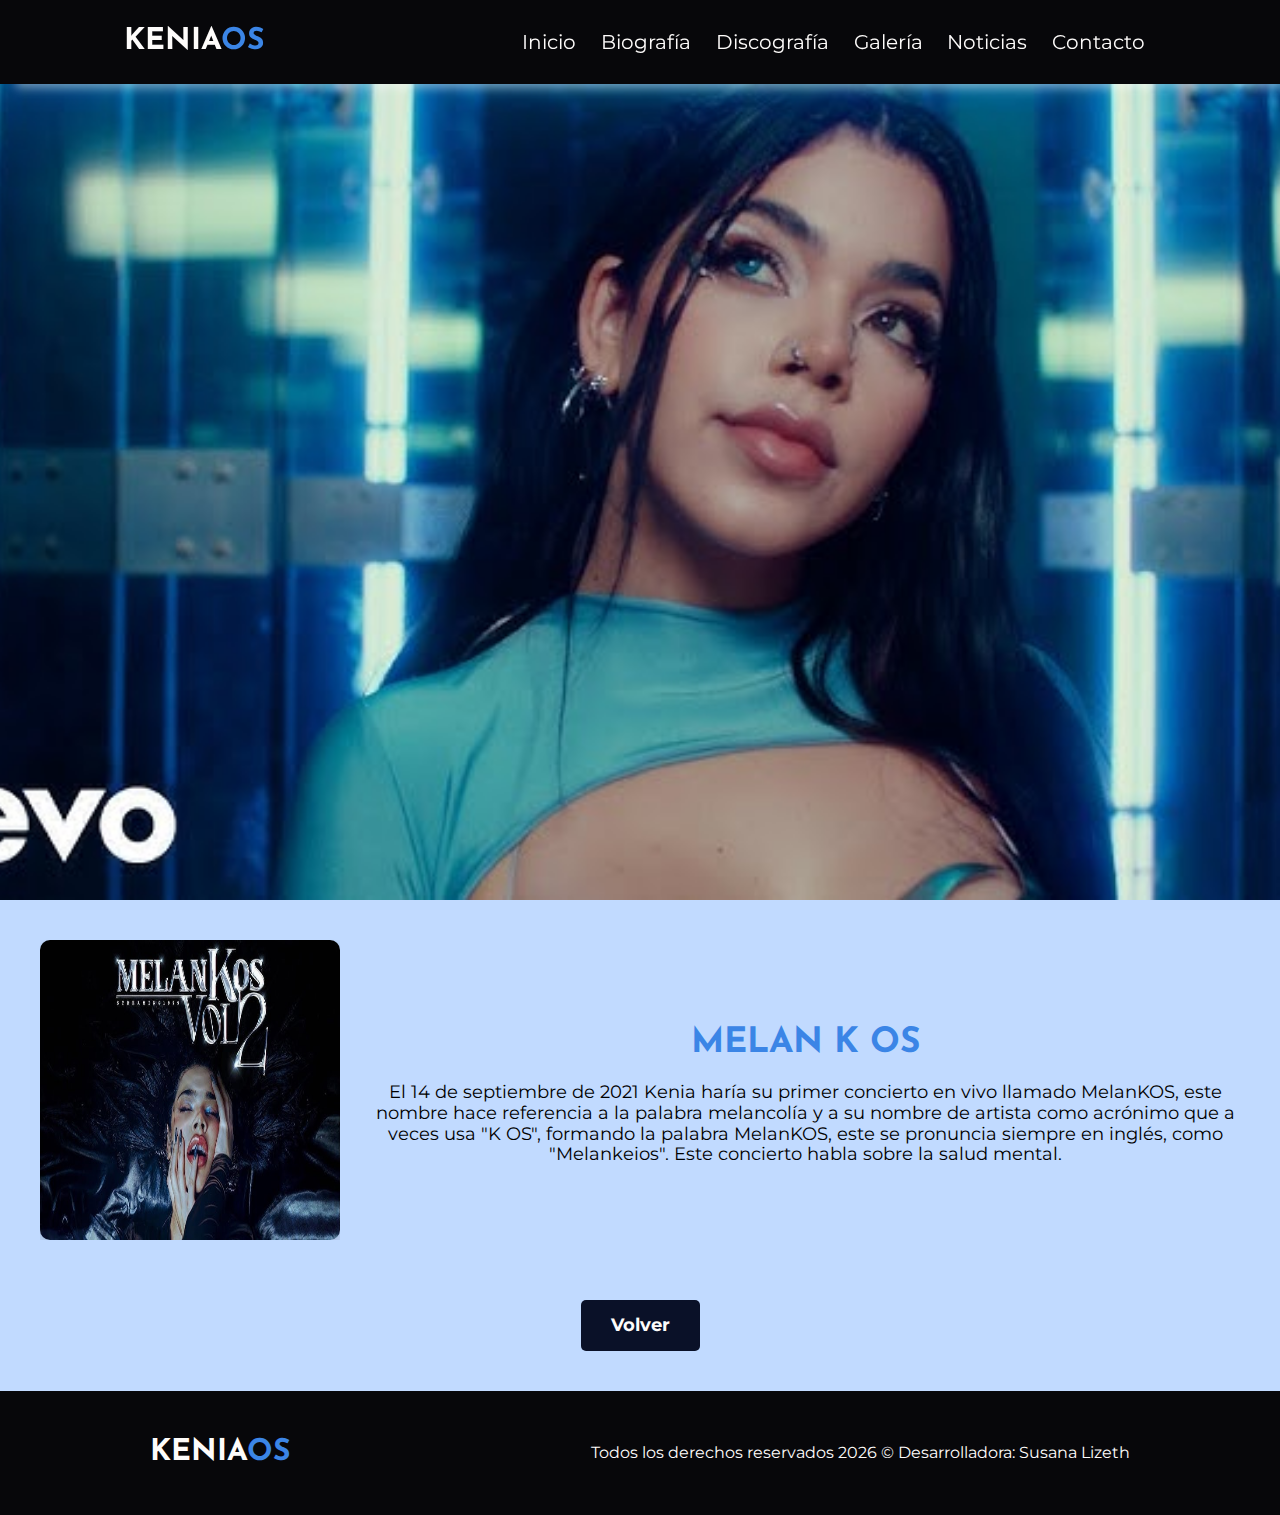
<file: album4.html>
<!DOCTYPE html>
<html lang="es">
<head>
    <meta charset="UTF-8">
    <meta name="viewport" content="width=device-width, initial-scale=1.0">
    <title>KENIA OS</title>
    <link rel="icon" href="img/icon/album.svg">
    <link rel="preconnect" href="https://fonts.googleapis.com">
    <link rel="preconnect" href="https://fonts.gstatic.com" crossorigin>
    <link href="https://fonts.googleapis.com/css2?family=Josefin+Sans:ital,wght@0,100..700;1,100..700&family=Montserrat:ital,wght@0,100..900;1,100..900&family=Roboto:ital,wght@0,100..900;1,100..900&display=swap" rel="stylesheet">
    <link rel="stylesheet" href="css/normalize.css">
    <link rel="stylesheet" href="css/estilos.css">
    <style>
        /* Efecto de zoom para la imagen */
        .imagen-zoom {
            position: relative;
            display: block;
            margin: 0 auto;
            overflow: hidden;
            width: 300px; /* Ajusta el tamaño según sea necesario */
            height: 300px; /* Ajusta el tamaño según sea necesario */
        }

        .imagen-zoom img {
            width: 100%;
            height: 100%;
            transition: transform 0.3s ease-in-out;
        }

        .imagen-zoom:hover img {
            transform: scale(1.2); /* El valor 1.2 es el factor de zoom */
        }
    </style>
</head>
<body>
    <header class="encabezado2">
        <div class="contenido-navegacion">
            <div class="logo">
                <h2>KENIA<span>OS</span></h2>
            </div>
            <nav class="navegacion ocultar">
                <a href="index.html">Inicio</a>
                <a href="Biografia.html">Biografía</a>
                <a href="Discografía.html">Discografía</a>
                <a href="Galeria.html">Galería</a>
                <a href="Noticias.html">Noticias</a>
                <a href="Contacto.html">Contacto</a>
            </nav>
            <div class="hamburguesa">
                <span></span>
                <span></span>
                <span></span>
            </div>
        </div>
    </header>

    <section class="detalle-album contenedor">
        <div class="cabecera-album">
            <a href="https://www.youtube.com/watch?v=Qr2LspbbPeU&t=62s" target="_blank" class="imagen-zoom">
                <img src="img/albums/album4.jpg" alt="melan" class="portada-album">
            </a>
            <div class="info-album">
                <h2>MELAN K OS</h2>
                <p>El 14 de septiembre de 2021 Kenia haría su primer concierto en vivo llamado MelanKOS, este nombre hace referencia a la palabra melancolía y a su nombre de artista como acrónimo que a veces usa "K OS", formando la palabra MelanKOS, este se pronuncia siempre en inglés, como "Melankeios". Este concierto habla sobre la salud mental.</p>
            </div>
        </div>
        <a href="Discografía.html" class="volver-discografia">Volver</a>
    </section>

    <footer class="footer">
        <div class="logo">
            <h2>KENIA<span>OS</span></h2>
        </div>
        <p>Todos los derechos reservados <span class="fecha"></span> &copy; Desarrolladora: <a>Susana Lizeth</a></p>
    </footer>
    <script src="js/app.js"></script>
</body>
</html>
</file>
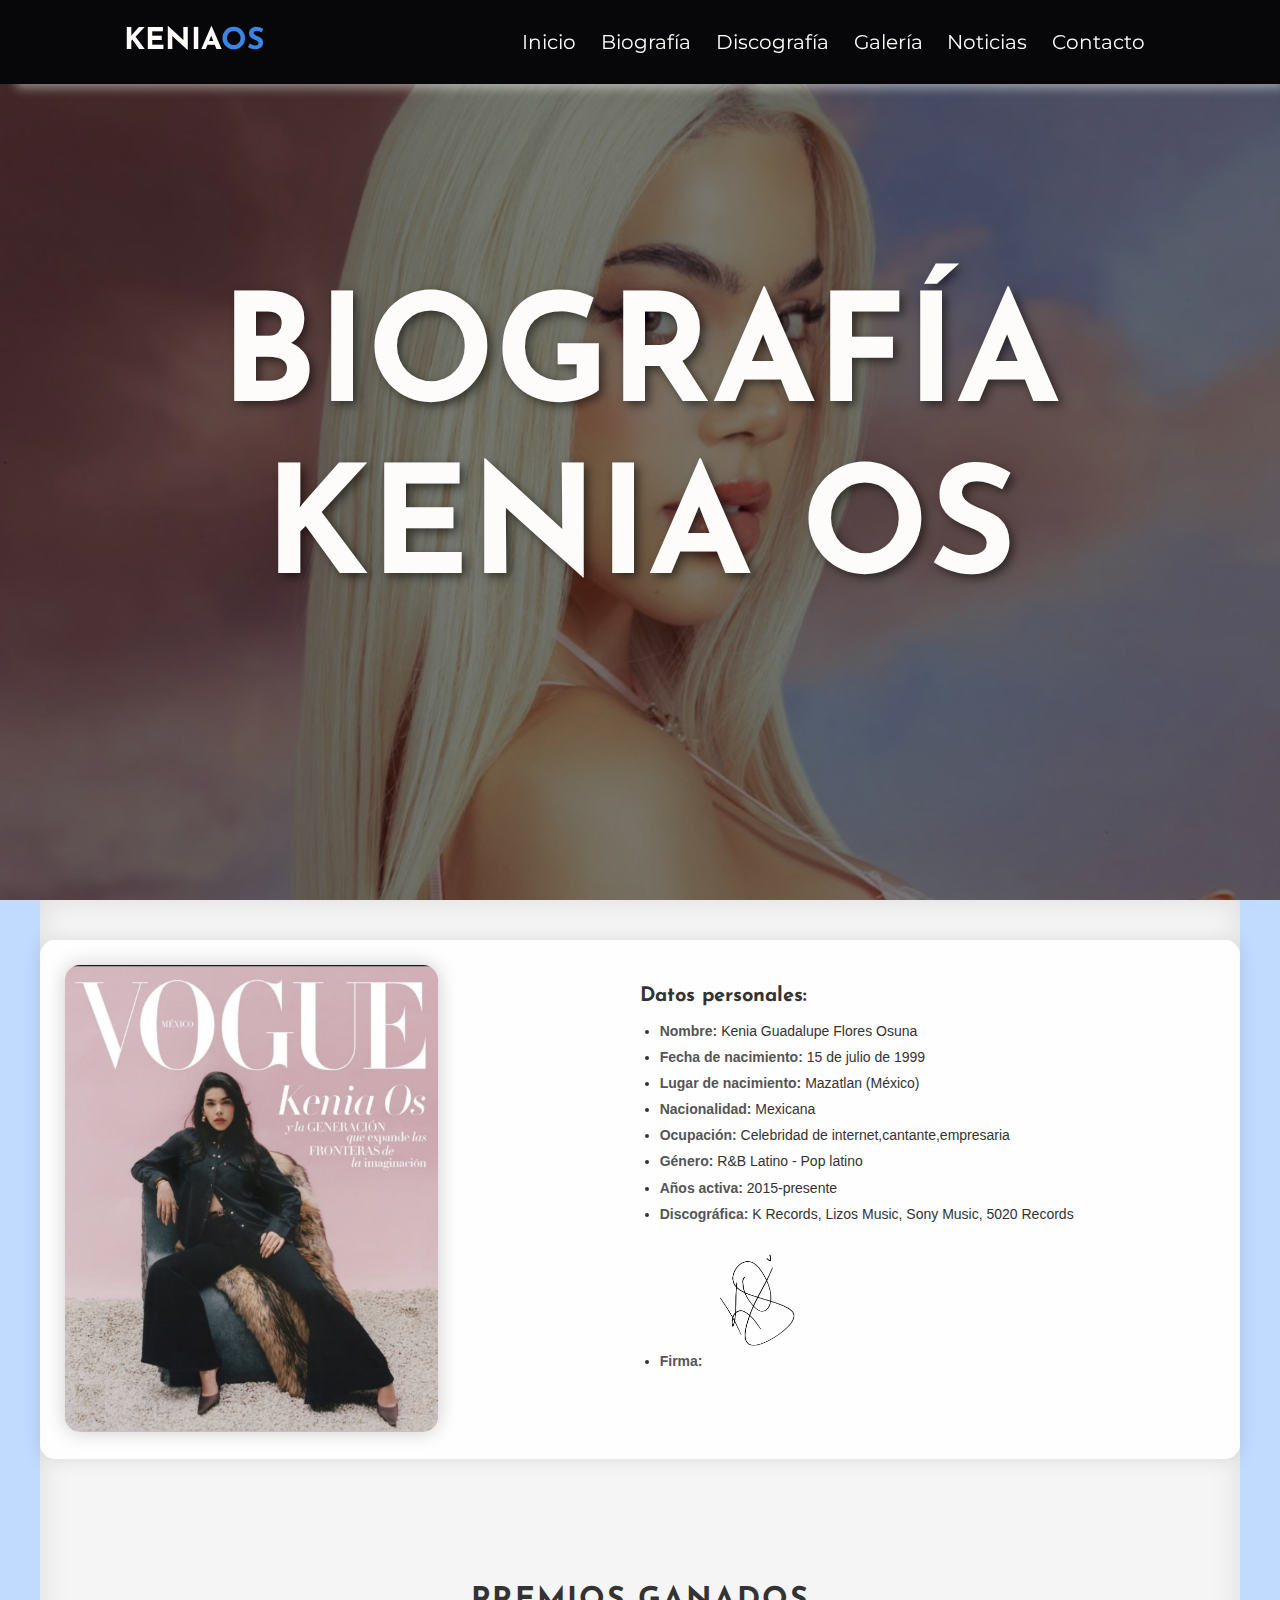
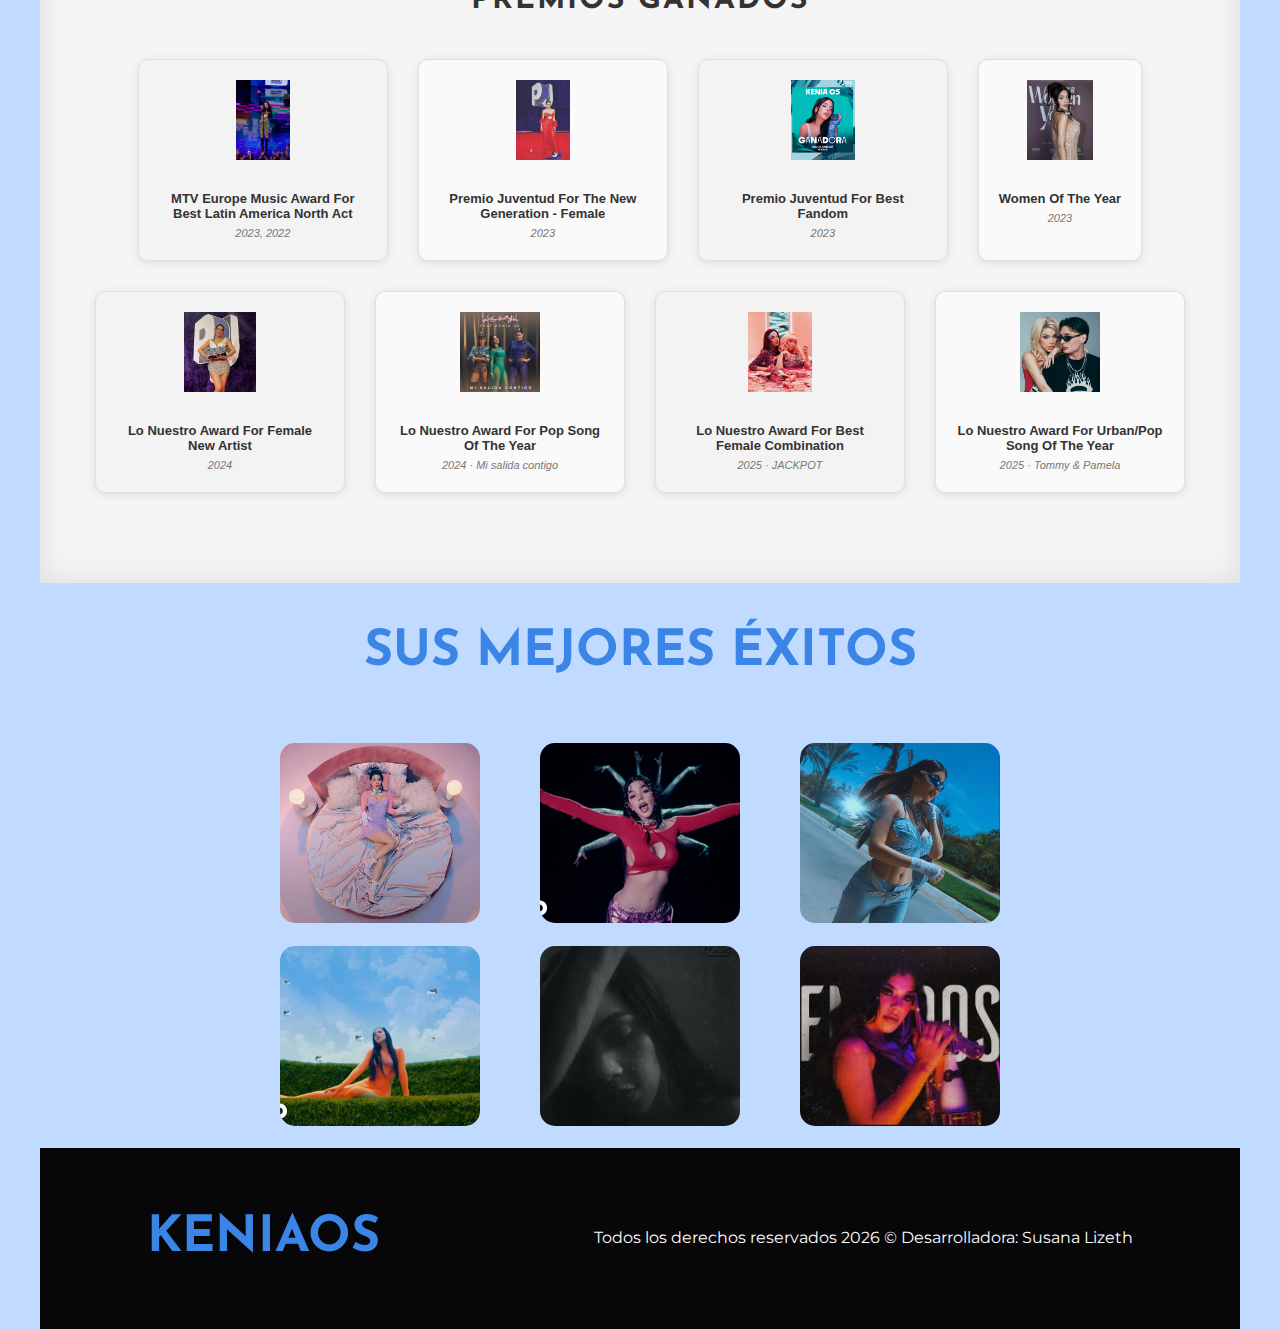
<file: Biografia.html>
<!DOCTYPE html>
<html lang="es">
<head>
    <meta charset="UTF-8">
    <meta name="viewport" content="width=device-width, initial-scale=1.0">
    <title>Biografía K OS</title>
    <link rel="icon" href="img/icon/biografia.svg">
    <link rel="preconnect" href="https://fonts.googleapis.com">
        <link rel="preconnect" href="https://fonts.gstatic.com" crossorigin>
        <link href="https://fonts.googleapis.com/css2?family=Josefin+Sans:ital,wght@0,100..700;1,100..700&family=Montserrat:ital,wght@0,100..900;1,100..900&family=Roboto:ital,wght@0,100..900;1,100..900&display=swap" rel="stylesheet">
        <link rel="stylesheet" href="css/normalize.css">
        <link rel="stylesheet" href="css/estilos.css">
</head>
<body>
    <header class="encabezado">
        <div class="contenido-navegacion">
            <div class="logo">
                <h2>KENIA<span>OS</span></h2>
            </div>
            <nav class="navegacion ocultar">
                <a href="index.html">Inicio</a>
                <a href="Biografia.html">Biografía</a>
                <a href="Discografía.html">Discografía</a>
                <a href="Galeria.html">Galería</a>
                <a href="Noticias.html">Noticias</a>
                <a href="Contacto.html">Contacto</a>
            </nav>
            <div class="hamburguesa">
                <span></span>
                <span></span>
                <span></span>
            </div>
        </div>
        <div class="contenido-encabezado contenedor" id="inicio">
            <div class="texto-encabezado">
                <h1>BIOGRAFÍA KENIA OS</h1>
            </div>
        </div>
    </header>
    <section class="biografias contenedor">
        <div class="biografia-artista">
            
            <div class="contenido-biografia">
                <div class="imagen-biografia">
                    <img src="img/vogue.png" alt="Kenia">
                </div>
                <div class="datos-biografia">
                    <h3>Datos personales:</h3>
                    <ul>
                        <li><strong>Nombre:</strong> Kenia Guadalupe Flores Osuna</li>
                        <li><strong>Fecha de nacimiento:</strong> 15 de julio de 1999</li>
                        <li><strong>Lugar de nacimiento:</strong> Mazatlan (México)</li>
                        <li><strong>Nacionalidad:</strong> Mexicana</li>
                        <li><strong>Ocupación:</strong> Celebridad de internet,cantante,empresaria</li>
                        <li><strong>Género:</strong> R&B Latino - Pop latino</li>
                        <li><strong>Años activa:</strong> 2015-presente</li>
                        <li><strong>Discográfica:</strong> K Records, Lizos Music, Sony Music, 5020 Records</li>
                        <li><strong>Firma:</strong> <img src="img/firma.png" alt="Firma de KOs" style="max-width: 100px; height: auto; margin-top: 5px;"></li>
                    </ul>
                </div>
            </div>
        </div><div class="premios">
            <h2>Premios Ganados</h2>
            <div class="premios-lista">
                <!-- Premio 2022 -->
                <div class="premio-item">
                    <img src="img/cuatro.webp" alt="MTV Europe Music Award" class="icono-premio">
                    <div class="detalle-premio">
                        <div class="nombre-premio">MTV Europe Music Award for Best Latin America North Act</div>
                        <div class="ano-premio">2023, 2022</div>
                    </div>
                </div>
        
                <!-- Premio 2023 -->
                <div class="premio-item">
                    <img src="img/tres.webp" alt="Premio Juventud" class="icono-premio">
                    <div class="detalle-premio">
                        <div class="nombre-premio">Premio Juventud for The New Generation - Female</div>
                        <div class="ano-premio">2023</div>
                    </div>
                </div>
                <div class="premio-item">
                    <img src="img/seis.png" alt="Premio Juventud" class="icono-premio">
                    <div class="detalle-premio">
                        <div class="nombre-premio">Premio Juventud for Best Fandom</div>
                        <div class="ano-premio">2023</div>
                    </div>
                </div>
                <div class="premio-item">
                    <img src="img/ocho.jpg" alt="Women of The Year" class="icono-premio">
                    <div class="detalle-premio">
                        <div class="nombre-premio">Women of The Year</div>
                        <div class="ano-premio">2023</div>
                    </div>
                </div>
        
                <!-- Premio 2024 -->
                <div class="premio-item">
                    <img src="img/uno.jpg" alt="Premio Lo Nuestro" class="icono-premio">
                    <div class="detalle-premio">
                        <div class="nombre-premio">Lo Nuestro Award for Female New Artist</div>
                        <div class="ano-premio">2024</div>
                    </div>
                </div>
                <div class="premio-item">
                    <img src="img/cinco.webp" alt="Lo Nuestro" class="icono-premio">
                    <div class="detalle-premio">
                        <div class="nombre-premio">Lo Nuestro Award for Pop Song of the Year</div>
                        <div class="ano-premio">2024 · Mi salida contigo</div>
                    </div>
                </div>
        
                <!-- Premio 2025 -->
                <div class="premio-item">
                    <img src="img/dos.jpg" alt="Premio Lo Nuestro" class="icono-premio">
                    <div class="detalle-premio">
                        <div class="nombre-premio">Lo Nuestro Award for Best Female Combination</div>
                        <div class="ano-premio">2025 · JACKPOT</div>
                    </div>
                </div>
                <div class="premio-item">
                    <img src="img/siete.jpg" alt="Lo Nuestro" class="icono-premio">
                    <div class="detalle-premio">
                        <div class="nombre-premio">Lo Nuestro Award for Urban/Pop Song of the Year</div>
                        <div class="ano-premio">2025 · Tommy & Pamela</div>
                    </div>
                </div>
            </div>
        </div>
        
        </div>
    </section>
    <main class="contenedor nosotros">
    
        <main class="contenedor">
            <h2>SUS MEJORES ÉXITOS</h2>
            
            <div class="galeria-videos">
                <div class="grid-videos">
                    <a href="https://www.youtube.com/watch?v=4IgtGo1H4ig" target="_blank" class="video-link">
                        <img src="video/1.jpg" alt="Bobo" class="video-thumbnail">
                    </a>
                    <a href="https://www.youtube.com/watch?v=qgdQj8JyMXg" target="_blank" class="video-link">
                        <img src="video/2.jpg" alt="Malas decisiones" class="video-thumbnail">
                    </a>
                    <a href="https://www.youtube.com/watch?v=eY8mPCd-JjQ" target="_blank" class="video-link">
                        <img src="video/3.jpg" alt="Llevatelo" class="video-thumbnail">
                    </a>
                    <a href="https://www.youtube.com/watch?v=oCotljxP-wA" target="_blank" class="video-link">
                        <img src="video/4.jpeg" alt="Año sabático" class="video-thumbnail">
                    </a>
                    <a href="https://www.youtube.com/watch?v=d4tOKn5Zosc" target="_blank" class="video-link">
                        <img src="video/5.jpg" alt="Tercera noche" class="video-thumbnail">
                    </a>
                    <a href="https://www.youtube.com/watch?v=SwWkPzRNhZU" target="_blank" class="video-link">
                        <img src="video/6.jpg" alt="Mentiroso" class="video-thumbnail">
                    </a>
                </div>
            </div>
        </main>
        <footer class="footer">
                <div class="logo">
                    <h2>KENIA<span>OS</span></h2>
                </div>
                <p>Todos los derechos reservados <span class="fecha"></span> &copy; Desarrolladora: <a>Susana Lizeth</a></span></p>
            </footer>
            <script src="js/app.js"></script>
            <script src="js/script.js"></script>
            
    </body>
</html>
</file>
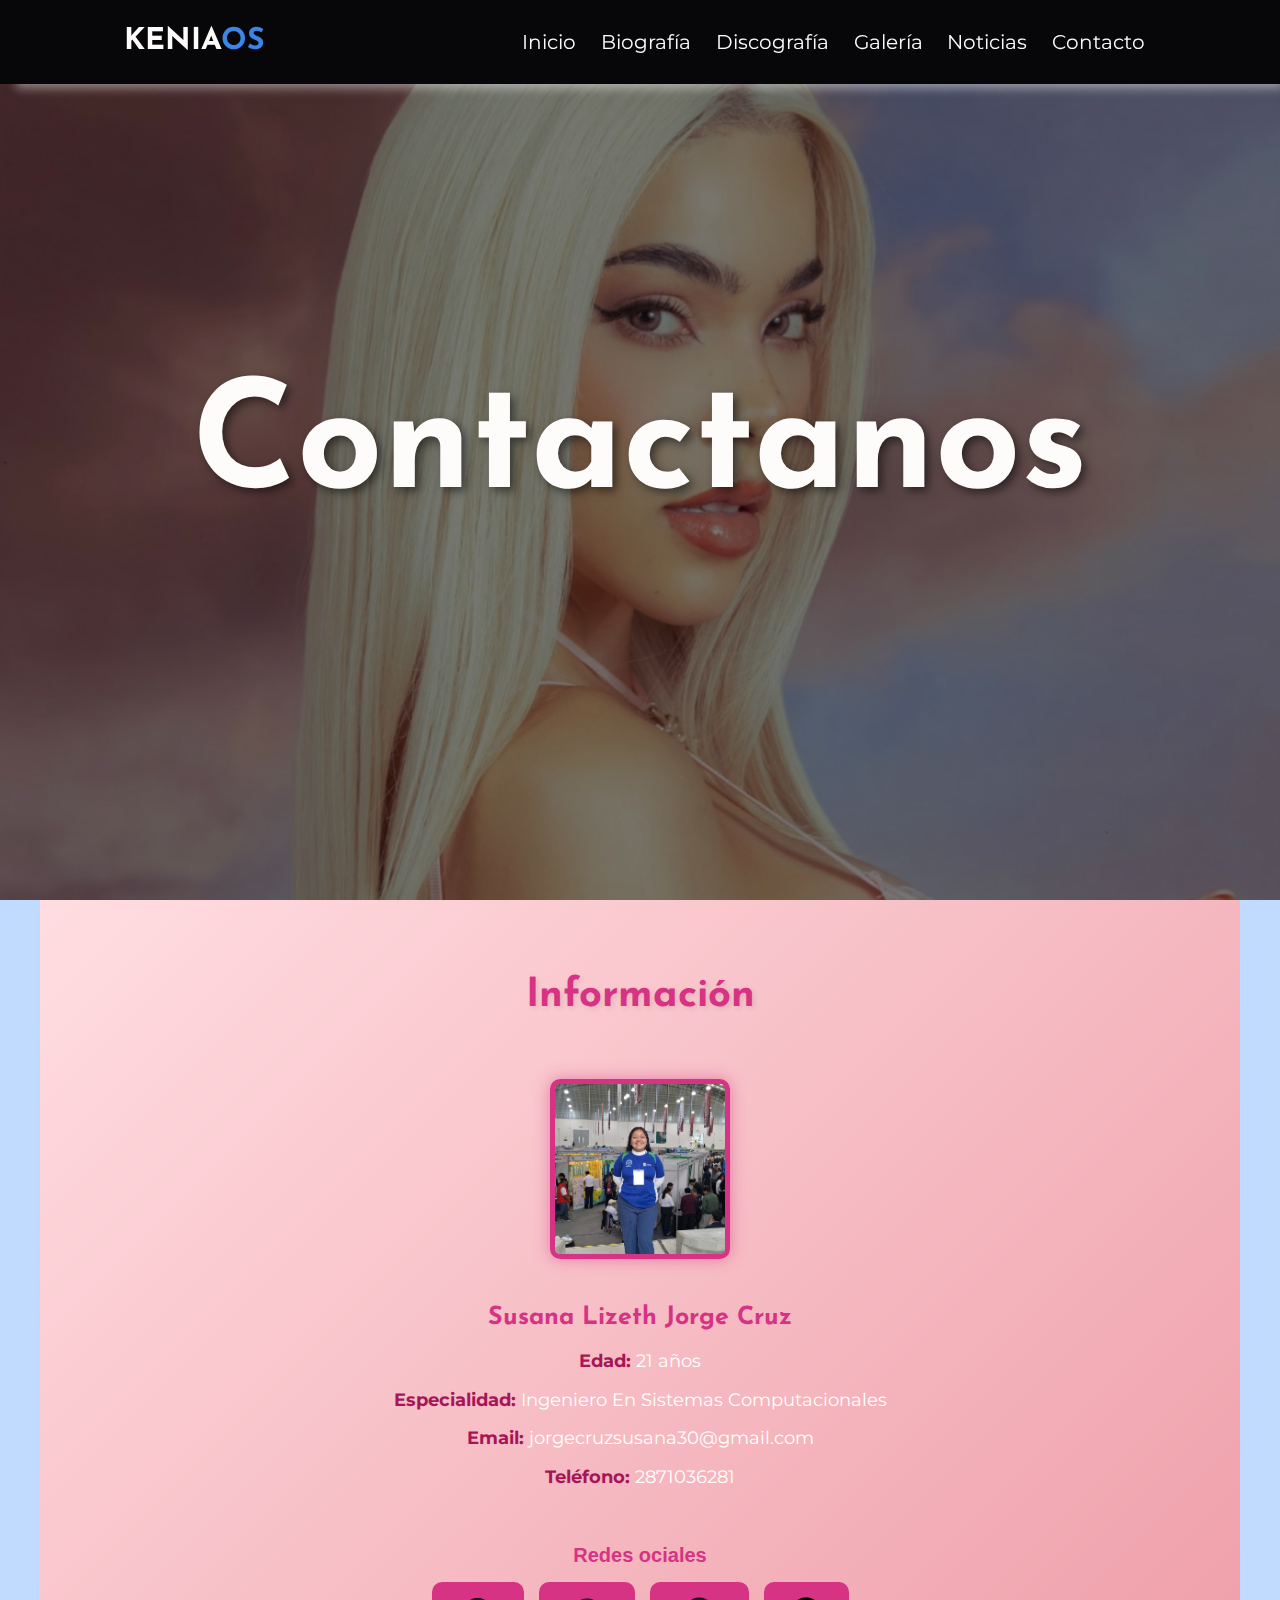
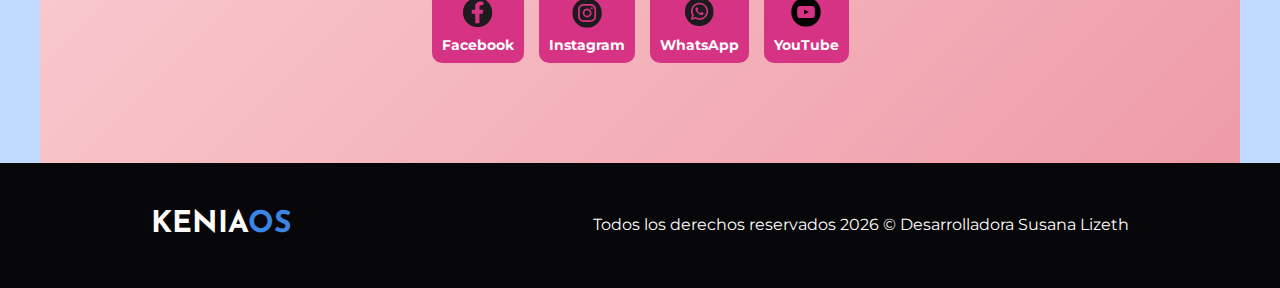
<file: Contacto.html>
<!DOCTYPE html>
<html lang="es">
<head>
    <meta charset="UTF-8">
    <meta name="viewport" content="width=device-width, initial-scale=1.0">
    <title>Contacto</title>
    <link rel="icon" href="img/icon/inicio.svg">
    <link rel="preconnect" href="https://fonts.googleapis.com">
        <link rel="preconnect" href="https://fonts.gstatic.com" crossorigin>
        <link href="https://fonts.googleapis.com/css2?family=Josefin+Sans:ital,wght@0,100..700;1,100..700&family=Montserrat:ital,wght@0,100..900;1,100..900&family=Roboto:ital,wght@0,100..900;1,100..900&display=swap" rel="stylesheet">
        <link rel="stylesheet" href="css/normalize.css">
        <link rel="stylesheet" href="css/estilos.css">
</head>
<body>
    <header class="encabezado">
        <div class="contenido-navegacion">
            <div class="logo">
                <h2>KENIA<span>OS</span></h2>
            </div>
            <nav class="navegacion ocultar">
                <a href="index.html">Inicio</a>
                <a href="Biografia.html">Biografía</a>
                <a href="Discografía.html">Discografía</a>
                <a href="Galeria.html">Galería</a>
                <a href="Noticias.html">Noticias</a>
                <a href="Contacto.html">Contacto</a>
            </nav>
            <div class="hamburguesa">
                <span></span>
                <span></span>
                <span></span>
            </div>
        </div>
        <div class="contenido-encabezado contenedor" id="inicio">
            <div class="texto-encabezado">
                <h1>Contactanos</h1>
            </div>
        </div>
    </header>
    <main class="contenedor seccion-contacto">
        <h2 class="contacto-titulo">Información</h2>
        
        <div class="contacto-contenido">
            <div class="contacto-info">
                <div class="contacto-foto">
                    <img src="img/susy.jpeg" alt="Foto de perfil">
                </div>
                <div class="contacto-datos">
                    <h3>Susana Lizeth Jorge Cruz</h3>
                    <p class="contacto-dato"><span>Edad:</span> 21 años</p>
                    <p class="contacto-dato"><span>Especialidad:</span> Ingeniero En Sistemas Computacionales</p>
                    <p class="contacto-dato"><span>Email:</span> jorgecruzsusana30@gmail.com</p>
                    <p class="contacto-dato"><span>Teléfono:</span> 2871036281</p>
                </div>
                <div class="contacto-redes">
                    <h4>Redes ociales</h4>
                    <div class="redes-sociales">
                        <a href="https://www.facebook.com/share/1Cb5scGsRN/" class="red-social" target="_blank">
                            <img src="img/icon/facebook.svg" alt="Facebook">
                            <span>Facebook</span>
                        </a>
                        <a href="https://www.instagram.com/susyy_c?igsh=MWd3cHN2czM2Z2JnYw==" class="red-social" target="_blank">
                            <img src="img/icon/instagram.svg" alt="Instagram">
                            <span>Instagram</span>
                        </a>
                        <a href="https://wa.me/qr/P5JZ45HJQGMVI1" class="red-social" target="_blank">
                            <img src="img/icon/what.svg" alt="WhatsApp">
                            <span>WhatsApp</span>
                        </a>
                        <a href="https://youtube.com/@jorgecruzsusanalizeth303?si=rpmEXEvGrkozl_-H" class="red-social" target="_blank">
                            <img src="img/icon/youtube.svg" alt="YouTube">
                            <span>YouTube</span>
                        </a>
                    </div>
                </div>
            </div>

            
        </div>
    </main>
        <footer class="footer">
                <div class="logo">
                    <h2>KENIA<span>OS</span></h2>
                </div>
                <p>Todos los derechos reservados <span class="fecha"></span> &copy; Desarrolladora <a>Susana Lizeth</a></span></p>
            </footer>
            <script src="js/app.js"></script>
            
    </body>
</html>
</file>
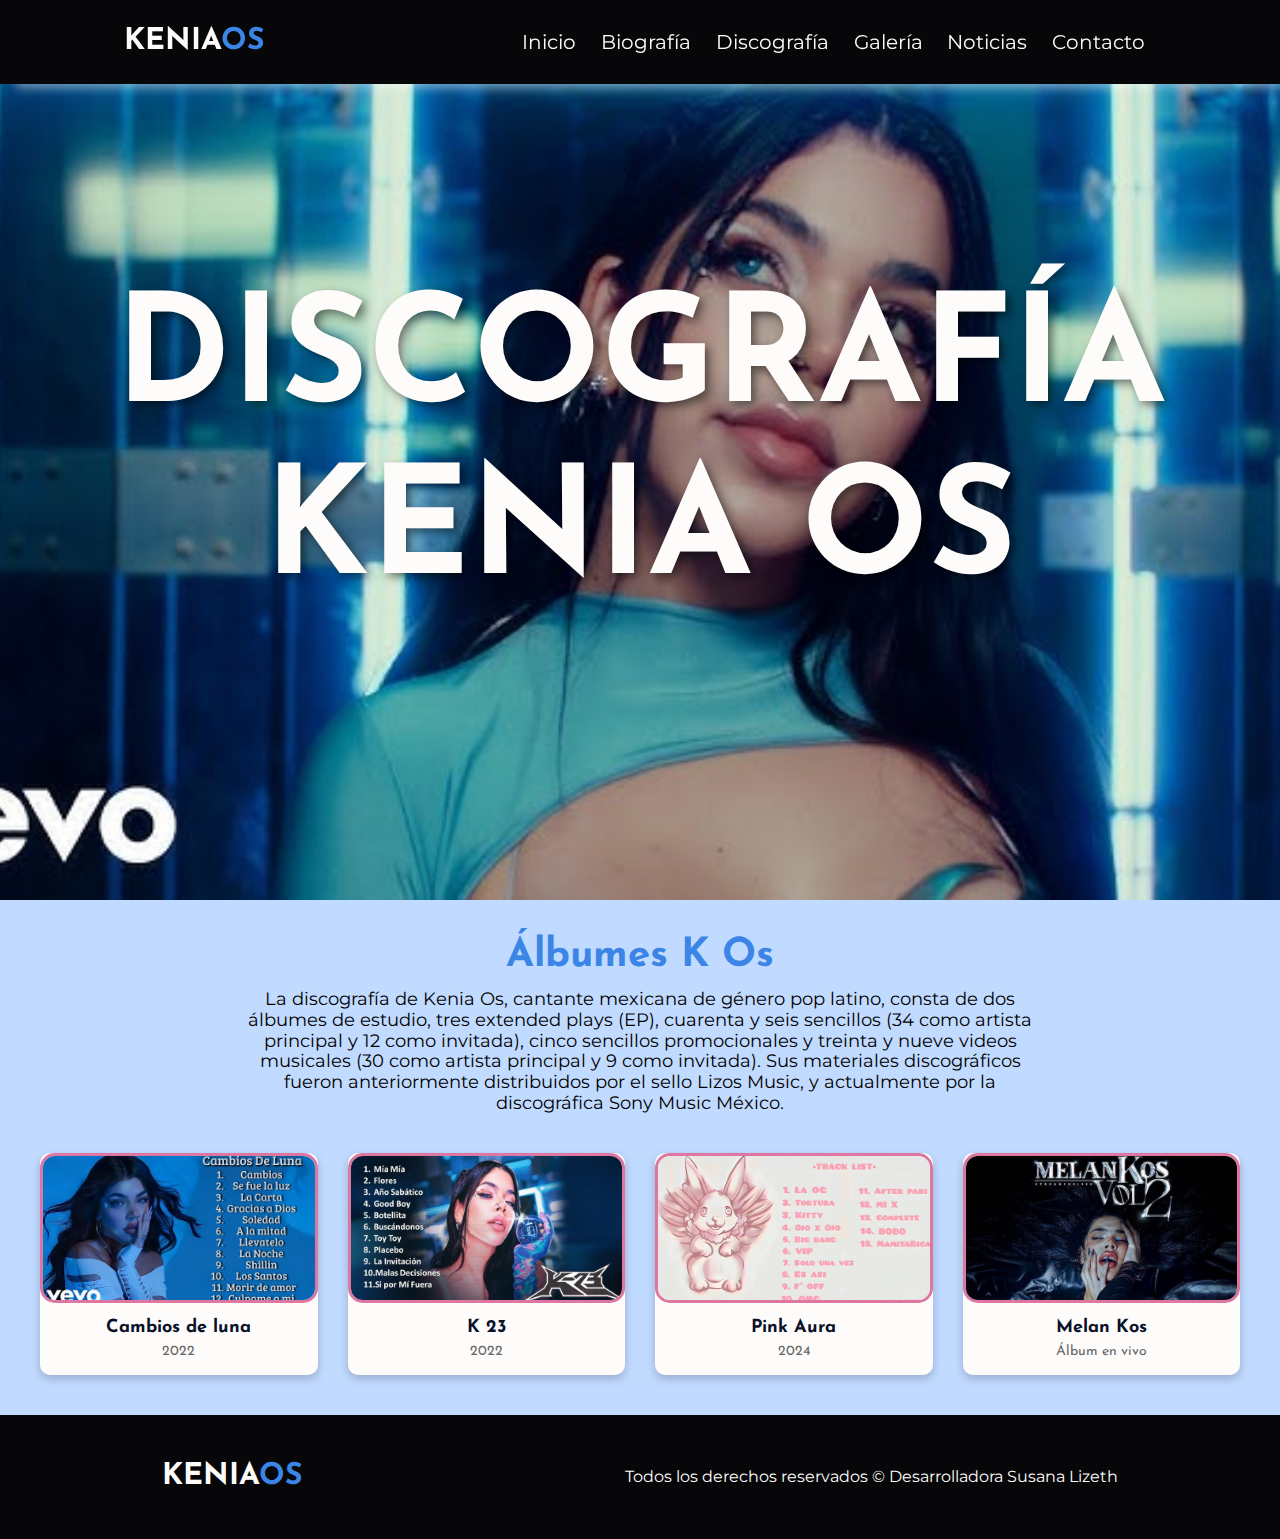
<file: Discografía.html>
<!DOCTYPE html>
<html lang="es">
<head>
    <meta charset="UTF-8">
    <meta name="viewport" content="width=device-width, initial-scale=1.0">
    <title>Discografía K OS</title>
    <link rel="icon" href="img/icon/discografia.svg">
    <link rel="preconnect" href="https://fonts.googleapis.com">
    <link rel="preconnect" href="https://fonts.gstatic.com" crossorigin>
    <link href="https://fonts.googleapis.com/css2?family=Josefin+Sans:ital,wght@0,100..700;1,100..700&family=Montserrat:ital,wght@0,100..900;1,100..900&family=Roboto:ital,wght@0,100..900;1,100..900&display=swap" rel="stylesheet">
    <link rel="stylesheet" href="css/normalize.css">
    <link rel="stylesheet" href="css/estilos.css">
</head>
<body>
    <header class="encabezado2">
        <div class="contenido-navegacion">
            <div class="logo">
                <h2>KENIA<span>OS</span></h2>
            </div>
            <nav class="navegacion ocultar">
                <a href="index.html">Inicio</a>
                <a href="Biografia.html">Biografía</a>
                <a href="Discografía.html">Discografía</a>
                <a href="Galeria.html">Galería</a>
                <a href="Noticias.html">Noticias</a>
                <a href="Contacto.html">Contacto</a>
            </nav>
            <div class="hamburguesa">
                <span></span>
                <span></span>
                <span></span>
            </div>
        </div>
        <div class="contenido-encabezado contenedor" id="inicio">
            <div class="texto-encabezado">
                <h1>DISCOGRAFÍA KENIA OS</h1>
            </div>
        </div>
    </header>

    <main class="contenedor">
        

        <section class="discografia">
            <!-- NUEVA SECCIÓN DE ÁLBUMES -->
            <h2 class="album-titulo">Álbumes K Os</h2>
            <p class="album-descripcion">La discografía de Kenia Os, cantante mexicana de género pop latino, consta de dos álbumes de estudio, tres extended plays (EP), cuarenta y seis sencillos (34 como artista principal y 12 como invitada), cinco sencillos promocionales y treinta y nueve videos musicales (30 como artista principal y 9 como invitada). Sus materiales discográficos fueron anteriormente distribuidos por el sello Lizos Music, y actualmente por la discográfica Sony Music México.</p>
            <div class="grid-albumes">
                <!-- ÁLBUM 1 -->
                <div class="album" id="album1">
                    <a href="album1.html">
                    <img src="img/albums/album1.jpg" alt="Cambios de luna" class="album-imagen">
                    </a>
                    <h3 class="album-nombre"> Cambios de luna  <span class="album-anio">2022</span></h3>
                    
                </div>
                <!-- ÁLBUM 2 -->
                <div class="album" id="album2">
                    <a href="album2.html">
                    <img src="img/albums/album2.jpeg" alt="k23" class="album-imagen">
                    </a>
                    <h3 class="album-nombre">K 23<span class="album-anio">2022</span></h3>
                    
                </div>
                <!-- ÁLBUM 3 -->
                <div class="album" id="album3">
                    <a href="album3.html">
                    <img src="img/albums/album3.jpg" alt="pinkaura" class="album-imagen">
                    </a>
                    <h3 class="album-nombre">Pink Aura<span class="album-anio">2024</span></h3>
                </div>

                <!-- ÁLBUM 4 -->
                <div class="album" id="album4">
                    <a href="album4.html">
                    <img src="img/albums/album4.jpg" alt="melan" class="album-imagen">
                    </a>
                    <h3 class="album-nombre">Melan Kos<span class="album-anio">Álbum en vivo</span></h3>
                </div>
               
            </div>
        </section>
    </main>

    <footer class="footer">
        <div class="logo">
            <h2>KENIA<span>OS</span></h2>
        </div>
        <p>Todos los derechos reservados <span class="fecha"></span> &copy; Desarrolladora <a>Susana Lizeth</a></span></p>
    </footer>
</body>
</html>
</file>
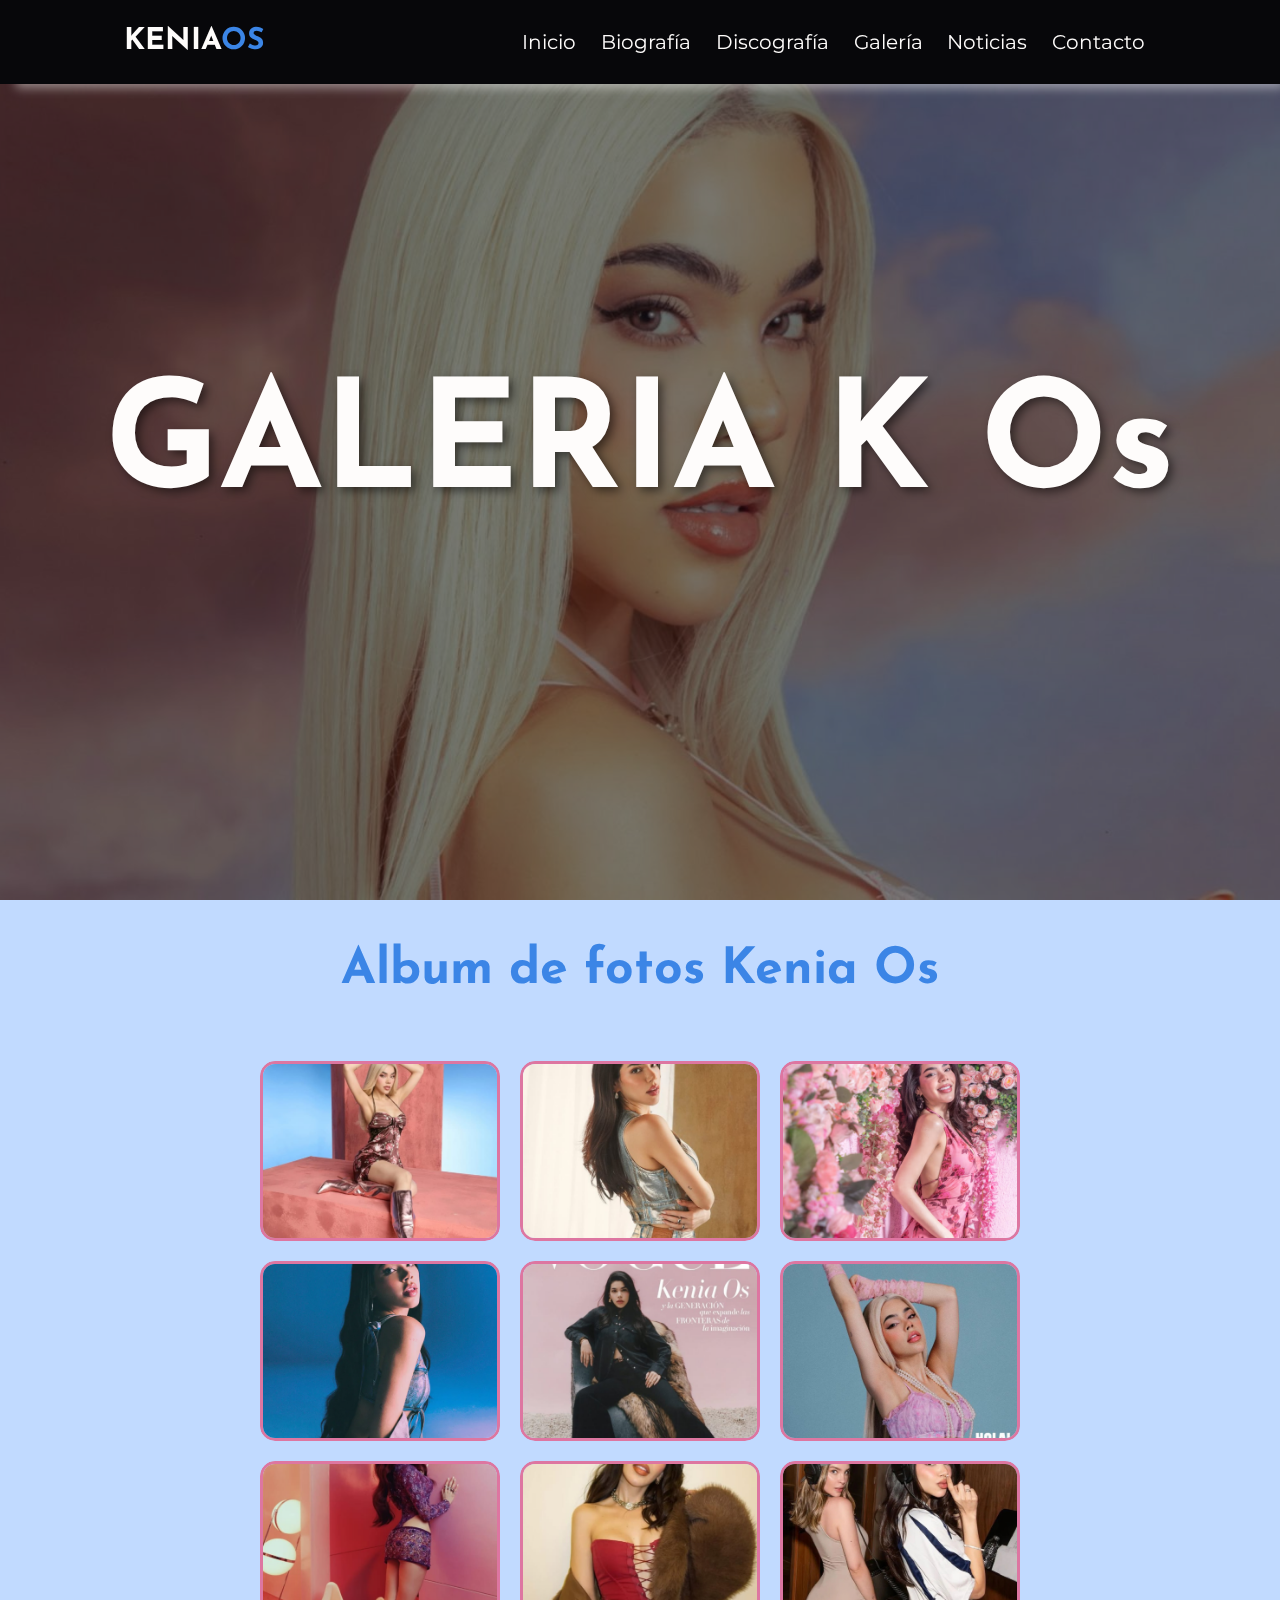
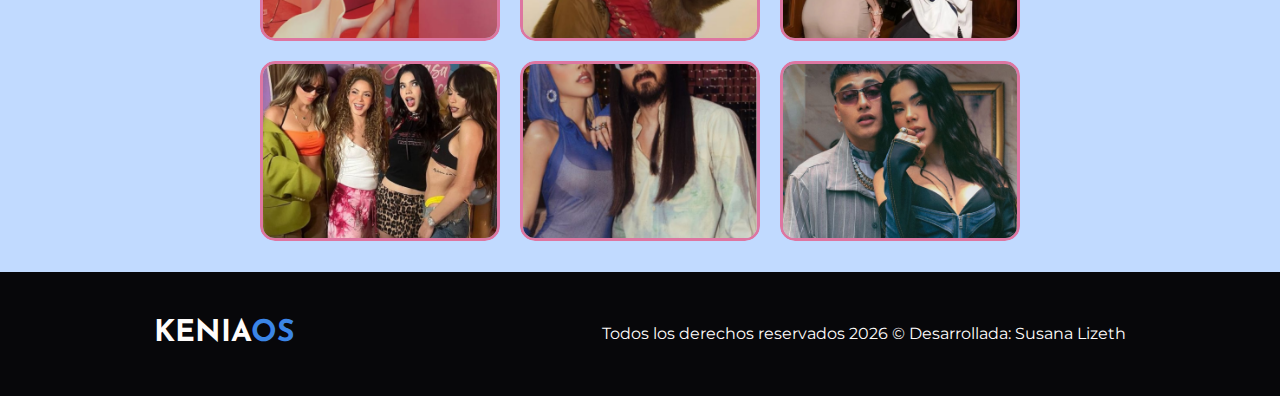
<file: Galeria.html>
<!DOCTYPE html>
<html lang="es">
<head>
    <meta charset="UTF-8">
    <meta name="viewport" content="width=device-width, initial-scale=1.0">
    <title>Galeria K OS</title>
    <link rel="icon" href="img/icon/gallery.svg">
    <link rel="preconnect" href="https://fonts.googleapis.com">
        <link rel="preconnect" href="https://fonts.gstatic.com" crossorigin>
        <link href="https://fonts.googleapis.com/css2?family=Josefin+Sans:ital,wght@0,100..700;1,100..700&family=Montserrat:ital,wght@0,100..900;1,100..900&family=Roboto:ital,wght@0,100..900;1,100..900&display=swap" rel="stylesheet">
        <link rel="stylesheet" href="css/normalize.css">
        <link rel="stylesheet" href="css/estilos.css">
</head>
<body>
    <header class="encabezado">
        <div class="contenido-navegacion">
            <div class="logo">
                <h2>KENIA<span>OS</span></h2>
            </div>
            <nav class="navegacion ocultar">
                <a href="index.html">Inicio</a>
                <a href="Biografia.html">Biografía</a>
                <a href="Discografía.html">Discografía</a>
                <a href="Galeria.html">Galería</a>
                <a href="Noticias.html">Noticias</a>
                <a href="Contacto.html">Contacto</a>
            </nav>
            <div class="hamburguesa">
                <span></span>
                <span></span>
                <span></span>
            </div>
        </div>
        <div class="contenido-encabezado contenedor" id="inicio">
            <div class="texto-encabezado">
                <h1>GALERIA K Os</h1>
            </div>
            <!--<img src="img/Wisin Yandel.jpg" alt="Encabezado" class="imagen-encabezado">--> 
        </div>
    </header>

    <main class="contenedor nosotros">
        <h2>Album de fotos Kenia Os</h2>
    
        <div class="galeria-videos">
            <div class="grid-videos">
                <a href="#modal1"><img src="Galeria/1.png" alt="Lanzamiento de su album" class="album-imagen"></a>
                <a href="#modal2"><img src="Galeria/2.png" alt="Encuentro con chencho" class="album-imagen"></a>
                <a href="#modal3"><img src="Galeria/3.png" alt="Wisin en concierto" class="album-imagen"></a>
                <a href="#modal4"><img src="Galeria/4.png" alt="Esposa" class="album-imagen"></a>
                <a href="#modal5"><img src="Galeria/5.png" alt="Familia" class="album-imagen"></a>
                <a href="#modal6"><img src="Galeria/6.png" alt="Hijo" class="album-imagen"></a>
                <a href="#modal7"><img src="Galeria/7.png" alt="Hijo2" class="album-imagen"></a>
                <a href="#modal8"><img src="Galeria/8.png" alt="CancionEx" class="album-imagen"></a>
                <a href="#modal9"><img src="Galeria/9.png" alt="Padre por 4ta vez" class="album-imagen"></a>
                <a href="#modal10"><img src="Galeria/10.png" alt="RecuerdoVacaciones" class="album-imagen"></a>
                <a href="#modal11"><img src="Galeria/11.png" alt="RecuerdoVacaciones1" class="album-imagen"></a>
                <a href="#modal12"><img src="Galeria/12.jpg" alt="RecuerdoVacaciones2" class="album-imagen"></a>
               
            </div>
        </div>
        




        <!-- Ventanas modales para las imágenes -->
        <div class="modal" id="modal1">
            <h3>Colección con Shein_mex</h3>
            <div class="imagen">
                <a href="#modal13"  class="nav-icon"><img src="img/icon/atras.svg" alt="atrás"></a>
                <a href="#modal2"><img class="foto" src="Galeria/1.png" alt="Colección con Shein_mex"></a>
                <a href="#modal2"  class="nav-icon"><img src="img/icon/adelante.svg" alt="adelante"></a>
            </div>
            <a href="#" class="cerrar-modal"><img src="img/icon/cerrar.svg" alt="cerrar"></a>
        </div>
        
        <div class="modal" id="modal2">
            <h3>Colaboración con Levi's</h3>
            <div class="imagen">
                <a href="#modal1"  class="nav-icon"><img src="img/icon/atras.svg" alt="atrás"></a>
                <a href="#modal3"><img class="foto" src="Galeria/2.png" alt="Colaboración co Levi's"></a>
                <a href="#modal3"  class="nav-icon"><img src="img/icon/adelante.svg" alt="adelante"></a>
            </div>
            <a href="#" class="cerrar-modal"><img src="img/icon/cerrar.svg" alt="cerrar"></a>
        </div>
        
        <div class="modal" id="modal3">
            <h3>Sheglam x Kenia OS</h3>
            <div class="imagen">
                <a href="#modal2"  class="nav-icon"><img src="img/icon/atras.svg" alt="atrás"></a>Q
                <a href="#modal4"><img class="foto" src="Galeria/3.png" alt="Sheglam x Kenia OS"></a>
                <a href="#modal4"  class="nav-icon"><img src="img/icon/adelante.svg" alt="adelante"></a>
            </div>
            <a href="#" class="cerrar-modal"><img src="img/icon/cerrar.svg" alt="cerrar"></a>
        </div>
        
        <div class="modal" id="modal4">
            <h3>Set grabación K23</h3>
            <div class="imagen">
                <a href="#modal3"  class="nav-icon"><img src="img/icon/atras.svg" alt="atrás"></a>
                <a href="#modal5"><img class="foto" src="Galeria/4.png" alt="Set grabación K23"></a>
                <a href="#modal5"  class="nav-icon"><img src="img/icon/adelante.svg" alt="adelante"></a>
            </div>
            <a href="#" class="cerrar-modal"><img src="img/icon/cerrar.svg" alt="cerrar"></a>
        </div>
        
        <div class="modal" id="modal5">
            <h3>Llega a la portada VOGUE para hablar de su álbum Pink Aura</h3>
            <div class="imagen">
                <a href="#modal4"  class="nav-icon"><img src="img/icon/atras.svg" alt="atrás"></a>
                <a href="#modal6"><img class="foto" src="Galeria/5.png" alt="Vogue"></a>
                <a href="#modal6"  class="nav-icon"><img src="img/icon/adelante.svg" alt="adelante"></a>
            </div>
            <a href="#" class="cerrar-modal"><img src="img/icon/cerrar.svg" alt="cerrar"></a>
        </div>
        
        <div class="modal" id="modal6">
            <h3>Guardando memorias para el futuro</h3>
            <div class="imagen">
                <a href="#modal5"  class="nav-icon"><img src="img/icon/atras.svg" alt="atrás"></a>
                <a href="#modal7"><img class="foto" src="Galeria/6.png" alt="memorias"></a>
                <a href="#modal7"  class="nav-icon"><img src="img/icon/adelante.svg" alt="adelante"></a>
            </div>
            <a href="#" class="cerrar-modal"><img src="img/icon/cerrar.svg" alt="cerrar"></a>
        </div>
        
        <div class="modal" id="modal7">
            <h3> Videoclip la noche</h3>
            <div class="imagen">
                <a href="#modal6"  class="nav-icon"><img src="img/icon/atras.svg" alt="atrás"></a>
                <a href="#modal8"><img class="foto" src="Galeria/7.png" alt="noche"></a>
                <a href="#modal8"  class="nav-icon"><img src="img/icon/adelante.svg" alt="adelante"></a>
            </div>
            <a href="#" class="cerrar-modal"><img src="img/icon/cerrar.svg" alt="cerrar"></a>
        </div>
        
        <div class="modal" id="modal8">
            <h3>Cambio de look</h3>
            <div class="imagen">
                <a href="#modal7"  class="nav-icon"><img src="img/icon/atras.svg" alt="atrás"></a>
                <a href="#modal9"><img class="foto" src="Galeria/8.png" alt="look"></a>
                <a href="#modal9"  class="nav-icon"><img src="img/icon/adelante.svg" alt="adelante"></a>
            </div>
            <a href="#" class="cerrar-modal"><img src="img/icon/cerrar.svg" alt="cerrar"></a>
        </div>
        
        <div class="modal" id="modal9">
            <h3>Jackpot grabación Belinda & Kenia Os</h3>
            <div class="imagen">
                <a href="#modal8"  class="nav-icon"><img src="img/icon/atras.svg" alt="atrás"></a>
                <a href="#modal10"><img class="foto" src="Galeria/9.png" alt="jackpot"></a>
                <a href="#modal10"  class="nav-icon"><img src="img/icon/adelante.svg" alt="adelante"></a>
            </div>
            <a href="#" class="cerrar-modal"><img src="img/icon/cerrar.svg" alt="cerrar"></a>
        </div>
        
        <div class="modal" id="modal10">
            <h3>Cumpleaños shakira</h3>
            <div class="imagen">
                <a href="#modal9"  class="nav-icon"><img src="img/icon/atras.svg" alt="atrás"></a>
                <a href="#modal11"><img class="foto" src="Galeria/10.png" alt="shakira"></a>
                <a href="#modal11" class="nav-icon"><img src="img/icon/adelante.svg" alt="adelante"></a>
            </div>
            <a href="#" class="cerrar-modal"><img src="img/icon/cerrar.svg" alt="cerrar"></a>
        </div>

        <div class="modal" id="modal11">
            <h3>Steve Aoki y Kenia Os presentan "Replay"</h3>
            <div class="imagen">
                <a href="#modal10" class="nav-icon"><img src="img/icon/atras.svg" alt="atrás"></a>
                <a href="#modal12"><img class="foto" src="Galeria/11.png" alt="steve"></a>
                <a href="#modal12" class="nav-icon"><img src="img/icon/adelante.svg" alt="adelante"></a>
            </div>
            <a href="#" class="cerrar-modal"><img src="img/icon/cerrar.svg" alt="cerrar"></a>
        </div>
        <div class="modal" id="modal12">
            <h3>Kenia Os colab con el malilla</h3>
            <div class="imagen">
                <a href="#modal11" class="nav-icon"><img src="img/icon/atras.svg" alt="atrás"></a>
                <a href="#modal13"><img class="foto" src="Galeria/12.jpg" alt="RecuerdoVacaciones2"></a>
                <a href="#modal13" class="nav-icon"><img src="img/icon/adelante.svg" alt="adelante"></a>
            </div>
            <a href="#" class="cerrar-modal"><img src="img/icon/cerrar.svg" alt="cerrar"></a>
        </div>
        <div class="modal" id="modal13">
            <h3>K Os Beauty</h3>
            <div class="imagen">
                <a href="#modal12" class="nav-icon"><img src="img/icon/atras.svg" alt="atrás"></a>
                <a href="#modal1"><img class="foto" src="Galeria/13.png" alt="beauty"></a>
                <a href="#modal1" class="nav-icon"><img src="img/icon/adelante.svg" alt="adelante"></a>
            </div>
            
            <a href="#" class="cerrar-modal"><img src="img/icon/cerrar.svg" alt="cerrar"></a>
        </div>
    </main><br>
    

        <footer class="footer">
                <div class="logo">
                    <h2>KENIA<span>OS</span></h2>
                </div>
                <p>Todos los derechos reservados <span class="fecha"></span> &copy; Desarrollada: <a>Susana Lizeth</a></span></p>
            </footer>
            <script src="js/app.js"></script>
            
    </body>
</html>
</file>
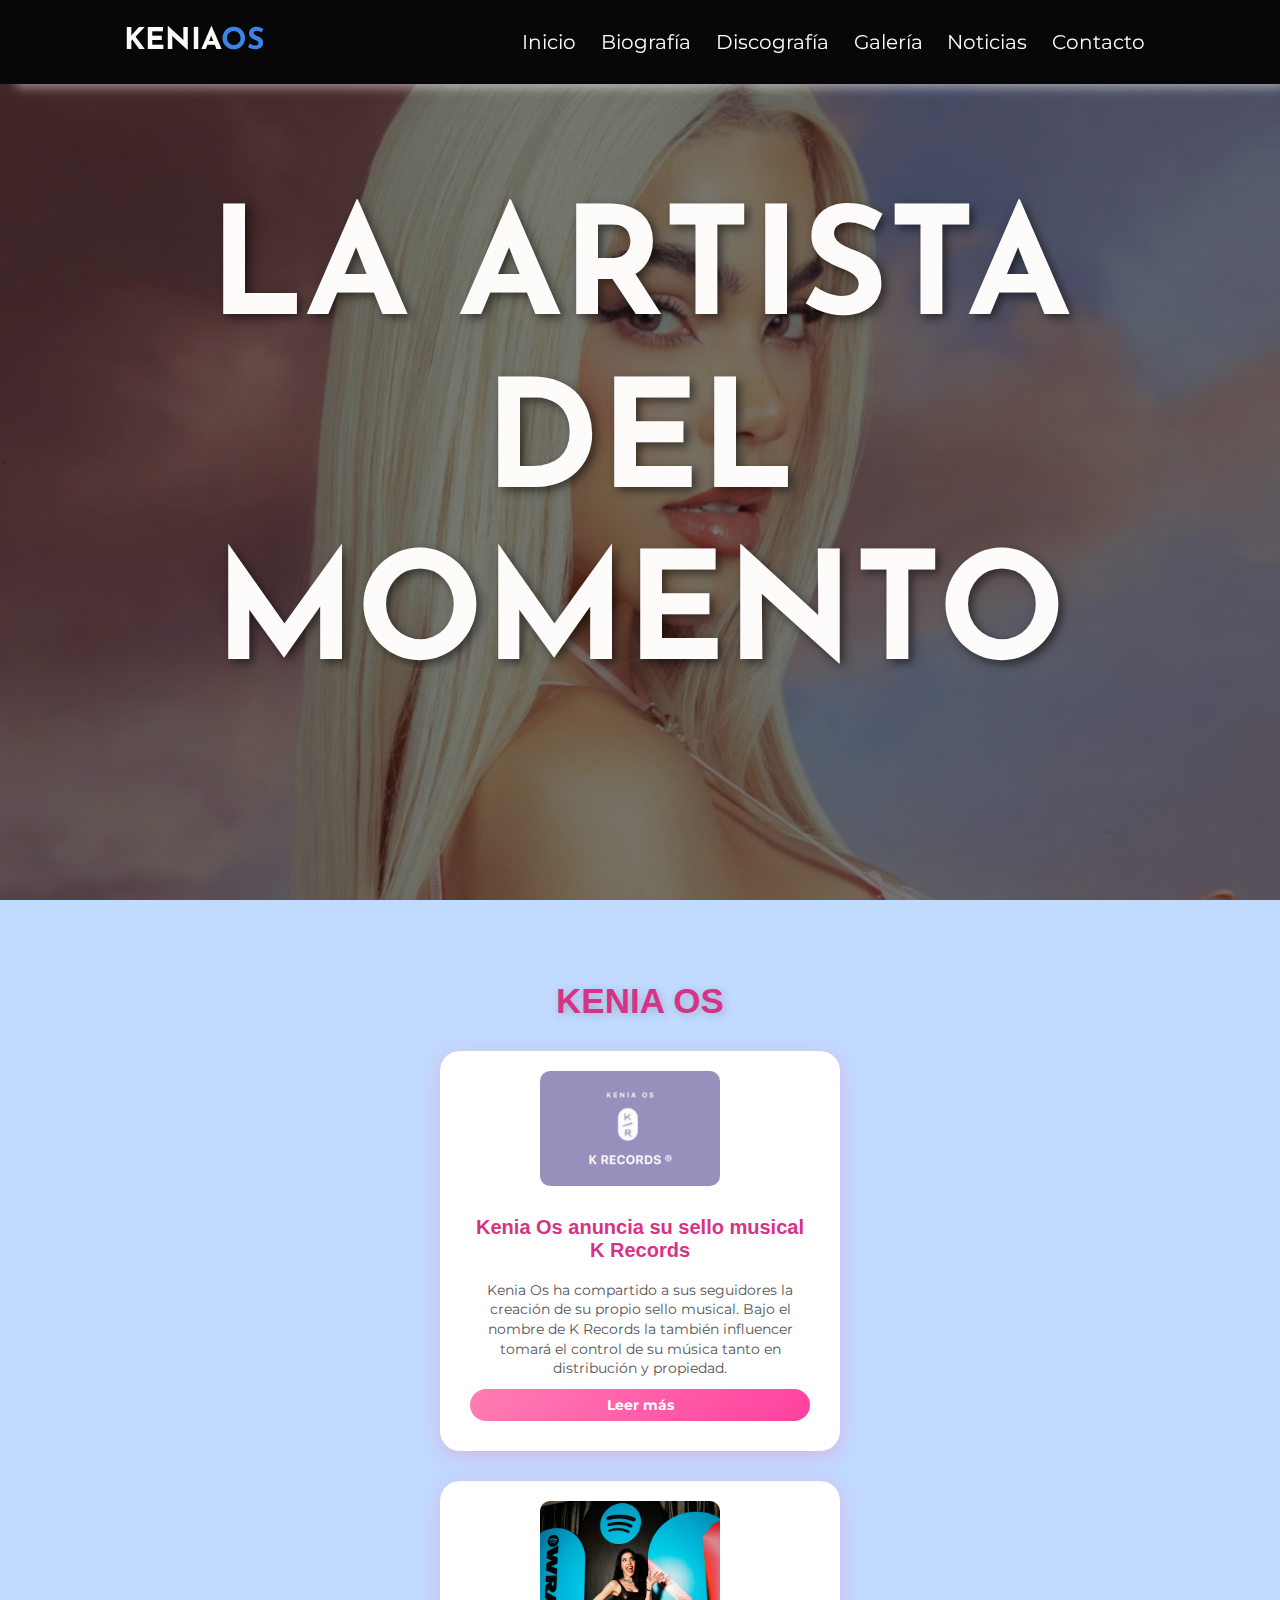
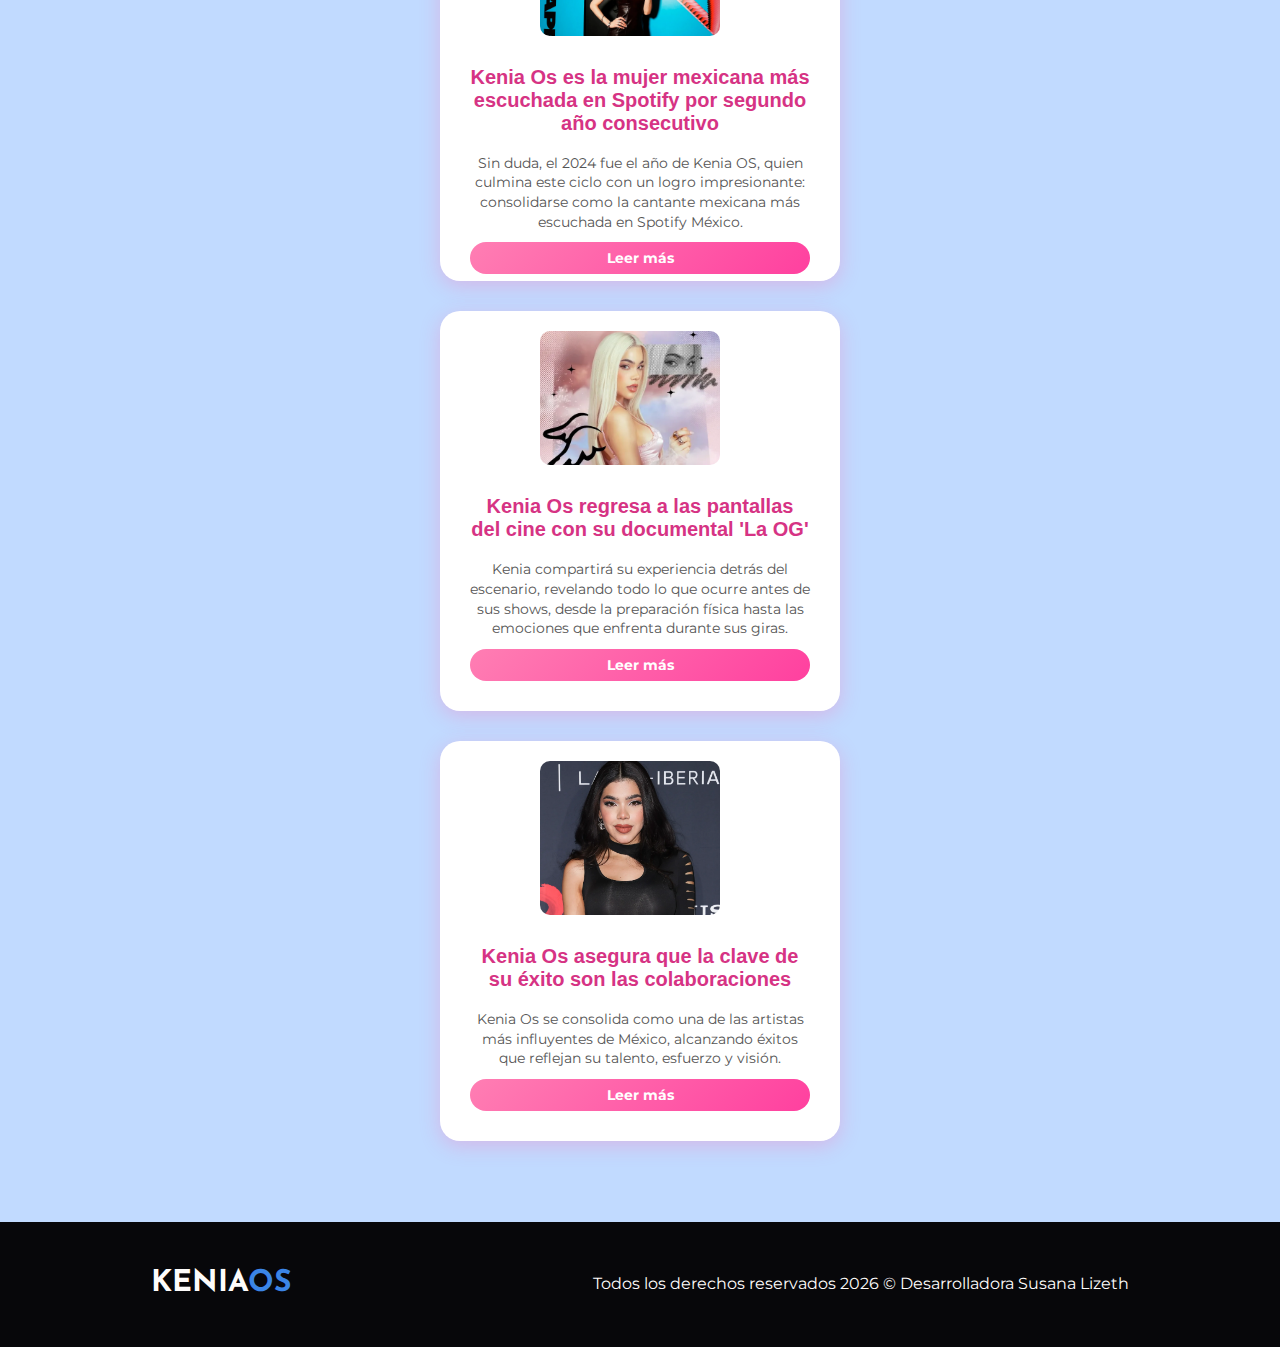
<file: Noticias.html>
<!DOCTYPE html>
<html lang="es">
<head>
    <meta charset="UTF-8">
    <meta name="viewport" content="width=device-width, initial-scale=1.0">
    <title>Noticias K OS</title>
    <link rel="icon" href="img/icon/notice.svg">
    <link rel="preconnect" href="https://fonts.googleapis.com">
        <link rel="preconnect" href="https://fonts.gstatic.com" crossorigin>
        <link href="https://fonts.googleapis.com/css2?family=Josefin+Sans:ital,wght@0,100..700;1,100..700&family=Montserrat:ital,wght@0,100..900;1,100..900&family=Roboto:ital,wght@0,100..900;1,100..900&display=swap" rel="stylesheet">
        <link rel="stylesheet" href="css/normalize.css">
        <link rel="stylesheet" href="css/estilos.css">
</head>
<body>
    <header class="encabezado">
        <div class="contenido-navegacion">
            <div class="logo">
                <h2>KENIA<span>OS</span></h2>
            </div>
            <nav class="navegacion ocultar">
                <a href="index.html">Inicio</a>
                <a href="Biografia.html">Biografía</a>
                <a href="Discografía.html">Discografía</a>
                <a href="Galeria.html">Galería</a>
                <a href="Noticias.html">Noticias</a>
                <a href="Contacto.html">Contacto</a>
            </nav>
            <div class="hamburguesa">
                <span></span>
                <span></span>
                <span></span>
            </div>
        </div>
        <div class="contenido-encabezado contenedor" id="inicio">
            <div class="texto-encabezado">
                <h1>LA ARTISTA DEL MOMENTO</h1>

            </div>
            <!--<img src="img/Wisin Yandel.jpg" alt="Encabezado" class="imagen-encabezado">--> 
        </div>
    </header><br>
    <section class="noticias contenedor">
        <h2>KENIA OS</h2>
        <div class="noticia">
            <img src="img/noticias/uno.webp" alt="records">
            <div class="noticia-info">
                <h3>Kenia Os anuncia su sello musical K Records</h3>
                <p>Kenia Os ha compartido a sus seguidores la creación de su propio sello musical. Bajo el nombre de K Records la también influencer tomará el control de su música tanto en distribución y propiedad.</p>
                <a href="https://24-horas.mx/vida/entretenimiento/celebridades/kenia-os-anuncia-su-sello-musical-k-records/#google_vignette" class="btn" target="_blank">Leer más</a>
            </div>
        </div>
        <div class="noticia">
            <img src="img/noticias/dos.webp" alt="spotify">
            <div class="noticia-info">
                <h3>Kenia Os es la mujer mexicana más escuchada en Spotify por segundo año consecutivo</h3>
                <p>Sin duda, el 2024 fue el año de Kenia OS, quien culmina este ciclo con un logro impresionante: consolidarse como la cantante mexicana más escuchada en Spotify México.</p>
                <a href="https://www.glamour.mx/articulos/kenia-os-es-la-mujer-mexicana-mas-escuchada-en-spotify-por-segundo-ano" class="btn" target="_blank">Leer más</a>
            </div>
        </div>
        <div class="noticia">
            <img src="img/noticias/tres.webp" alt="og">
            <div class="noticia-info">
                <h3>Kenia Os regresa a las pantallas del cine con su documental 'La OG'</h3>
                <p>Kenia compartirá su experiencia detrás del escenario, revelando todo lo que ocurre antes de sus shows, desde la preparación física hasta las emociones que enfrenta durante sus giras.</p>
                <a href="https://abcnoticias.mx/show/2025/1/31/kenia-os-regresa-las-pantallas-del-cine-con-su-documental-la-og-238940.html" class="btn" target="_blank">Leer más</a>
            </div>
        </div>
        <div class="noticia">
            <img src="img/noticias/cuatro.webp" alt="colab">
            <div class="noticia-info">
                <h3>Kenia Os asegura que la clave de su éxito son las colaboraciones</h3>
                <p>Kenia Os se consolida como una de las artistas más influyentes de México, alcanzando éxitos que reflejan su talento, esfuerzo y visión.</p>
                <a href="https://planoinformativo.com/1044726/kenia-os-asegura-que-la-clave-de-su-exito-son-las-colaboraciones/" class="btn" target="_blank">Leer más</a>
            </div>
        </div>
    </section>
    <br>
    
        <footer class="footer">
                <div class="logo">
                    <h2>KENIA<span>OS</span></h2>
                </div>
                <p>Todos los derechos reservados <span class="fecha"></span> &copy; Desarrolladora <a >Susana Lizeth</a></span></p>
            </footer>
            <script src="js/app.js"></script>
            
    </body>
</html>
</file>
<file: css/estilos.css>
:root{
    --oscuro:#07070A;
    --azulOscuro:#0A1128;
    --azulClaro:#3b85e6;
    --blanco:#FEFCFB;
    --rosa: #fd91dd;
    --titulos:'Josefin Sans', serif;
    --parrafos: 'Montserrat', sans-serif;
    
}
h1{
    font-family: var(--titulos);
}
p{
    font-family: var(--parrafos);
}
html{
    box-sizing: border-box;
    font-size: 62.5%;
}
*,*::before, *::after{
    box-sizing: inherit;
}

/*global*/
h1,h2,h3{
    font-family: var(--titulos);
}
p,a{
    font-family: var(--parrafos);
}
.ocultar{
    display: none;
}
.contenedor{
    margin: 0 auto;
    max-width: 120rem;
    width: 95%;
}
.btn{
    padding: 1rem 3rem;
    font-weight: bold;
    font-family: var(--parrafos);
    font-size: 2rem;
    border: none;
    color: var(--blanco);
}
.bordes{
    border: 2px solid var(--azulClaro);
    color: var(--azulClaro);
    text-decoration: none;
    display: block;
    text-align: center;
    transition: background-color .3s ease-in-out;
}
.bordes:hover{
    background-color: var(--azulClaro);
    color: var(--blanco);
}
.btn:hover{
    cursor: pointer;
}

.azul{
    background-color: var(--azulClaro);
}
@keyframes desplazamiento{
    0%{
        transform: translateX(-100%);
    }
    100%{
        transform: translateX(0);
    }
    
}
/*Encabezado*/
.encabezado{
    background-image: url('../img/kenini.jpg');
    background-repeat: no-repeat;
    height: 100vh;
    min-height: 70rem;
    background-size: cover;
    background-position: center center;
    position: relative;
    z-index: 1;

}
.encabezado2{
    background-image: url('../img/kei.jpg');
    background-repeat: no-repeat;
    height: 100vh;
    min-height: 70rem;
    background-size: cover;
    background-position: center center;
    position: relative;
    z-index: 1;

}
@media(min-width: 768px){
    .encabezado{
        background-attachment: fixed;
    }
}

.encabezado::before{
    content: '';
    position: absolute;
    top: 0;
    left: 0;
    right: 0;
    bottom: 0;
    display: block;
    background-color: rgba(0,0,0,0.5);/*color de la marca de agua del gif*/
    z-index: -1;
}
.logo h2{
    font-size: 3rem;
}

.logo h2 span{
    color: var(--azulClaro);
}
.logo h2 {
    color: var(--blanco); /*color para la letra music*/
}


.contenido-navegacion{
    display: flex;
    align-items: center; /*alineacion vertical*/
    justify-content: space-around;
    background-color: var(--oscuro); /*color para la barra de navegacion*/
    box-shadow: 10px 10px 10px -6px rgba(255, 255, 255, 0.45);/*para el degradado de la barra*/
    position: fixed;
    top: 0;
    width: 100%;
    z-index: 2;
}
.navegacion{
    background-color: var(--oscuro);/*cambio de color para cuando se hace la pantalla chica*/
    position: absolute;
    left: 0;
    top: 70px;
    width: 100%;
    animation: desplazamiento .5s ease-in-out;
}
@media(min-width:768px){
    .ocultar{
        display: inline;
    }
}
.navegacion a{
    display: block;
    font-size: 2rem;
    padding: 1.1rem;
    color: var(--blanco); /*letra de inicio, biografia, etc*/
    text-decoration: none;
    transition: background-color .3s ease-in-out;
}
.navegacion a:hover{
    background-color: var(--azulClaro);
    color: var(--blanco);
}
@media(min-width:768px){
    .navegacion a{
        display: inline;
    }
}
@media(min-width:768px){
    .navegacion{
        position: relative;
        top: unset;
        width: auto;
        background-color: unset;
        animation: unset;
    }
}
.hamburguesa span{
    width: 5rem;
    height: 1rem;
    border: 3px solid black;
    background-color: var(--blanco);/*colo de la hamburgueza*/
    display: block;

}
@media (min-width:768px){
    .hamburguesa{
        display: none;
        
        
    }
}
.texto-encabezado {
    display: flex;               /* Usamos Flexbox */
    justify-content: center;     /* Centra horizontalmente */
    align-items: center;         /* Centra verticalmente */
    height: 100vh;               /* Hace que el contenedor ocupe toda la altura de la ventana */
    text-align: center;          /* Asegura que el texto esté centrado dentro del contenedor */
}

.texto-encabezado h1 {
    font-size: 3rem;
    color: var(--blanco);
    text-shadow: 2px 2px 5px rgba(0, 0, 0, 0.3); /* Sombra suave */
    padding-top: 35rem;
}

/* En pantallas más grandes */
@media (min-width: 768px) {
    .texto-encabezado h1 {
        font-size: 15rem;
        padding-top: 0;
        text-shadow: 4px 4px 10px rgba(0, 0, 0, 0.5); /* Sombra más pronunciada en pantallas grandes */
    }
}

    
    


/* === ENCABEZADO - IMAGEN RESPONSIVA === */
.imagen-encabezado {
    width: 100%;
    text-align: center;
    padding-top: 8rem; /* Ajuste para que no quede pegada a la barra de navegación */
}

.imagen-encabezado img {
    max-width: 100%;
    height: auto;
    display: block;
    margin: 0 auto;
    border-radius: 10px; /* Opcional: esquinas redondeadas */
}

/* === HACER QUE LA IMAGEN SE ADAPTE EN TELÉFONOS === */
@media (max-width: 768px) {
    .imagen-encabezado img {
        width: 90%; /* Reduce el tamaño de la imagen en móviles */
    }
}
/*seccion sobre nosotros*/
.nosotros h2{
    text-align: center;
    font-size: 4rem;
    color: var(--azulClaro);
}
@media(min-width:768px){
    .nosotros h2{
        font-size: 5rem;
    }
    
}
.contenido-nosotros{
    background-image: url('../img/fondoo.webp');
    display: grid;
    grid-template-rows: repeat(2, 1fr);
    background-size: cover;
    background-position: center center;
}
@media(min-width:768px){
    .contenido-nosotros{
        grid-template-columns: repeat(2, 1fr);
        background-attachment: fixed;
    }
}
/*Para el curriculum*/
.curriculum{
    background-image: url('../img/fondocurriculum.jpg');
    display: grid;
    grid-template-rows: repeat(2, 1fr);
    background-size: cover;
    background-position: center center;
}
@media(min-width:768px){
    .curriculum{
        grid-template-columns: repeat(2, 1fr);
        background-attachment: fixed;
    }
}
/*------------------*/
.texto-nosotros{
    padding: 4rem;
    grid-row: 2/3;
    background-color: var(--blanco);
}
@media(min-width:768px){
    .texto-nosotros{
        padding: 5rem;
    }
}
.texto-nosotros h3{
    font-size: 2.5rem;
    color: var(--azulClaro);
    text-align: center;
}
.texto-nosotros p{
    font-size: 2rem;
    text-align: center;
}
@media(min-width:768px){
    .texto-nosotros p{
        text-align: left;
    }
}
/*footer*/
.footer, .footer p{
    text-align: center;
}

@media(min-width: 768px){
    .footer{
        display: flex;
        align-items: center;
        justify-content: space-around;
    }
}
footer{
    background-color: var(--oscuro);
    color: var(--blanco);
    padding: 2rem 0;
    font-size: 1.6rem;
}
/* === ESTILOS DEL MENÚ DE DISCOS === */
.menu-discografia {
    margin: 20px 0;
}

.menu-discografia ul {
    list-style: none;
    padding: 0;
    display: grid;
    grid-template-columns: repeat(auto-fit, minmax(150px, 1fr));
    gap: 15px;
}

.menu-discografia li {
    background-color: var(--azulClaro);
    color: var(--blanco);
    padding: 10px;
    text-align: center;
    border-radius: 8px;
    cursor: pointer;
    transition: 0.3s;
}

.menu-discografia li:hover {
    background-color: var(--azulOscuro);
}

/* === GALERÍA DE VIDEOS - ESTILO ROSA PASTEL SIN CONTENEDOR === */
body {
    background-color: #c1daff; /* Fondo general en rosa pastel claro */
    font-family: 'Poppins', sans-serif;
    text-align: center;
}



/* Nueva cuadrícula sin fondo */
/* Nueva cuadrícula de 6 videos */
.grid-videos {
    display: grid;
    grid-template-columns: repeat(3, 1fr); /* Solo 3 columnas */
    gap: 20px;
    padding: 20px;
    max-width: 800px; /* Se reduce el ancho para centrar mejor */
    margin: 0 auto;
    justify-content: center; /* Centra los elementos si son menos de 6 */
}

/* === ESTILO RESPONSIVE === */
@media (max-width: 900px) {
    .grid-videos {
        grid-template-columns: repeat(2, 1fr); /* 2 columnas en pantallas medianas */
    }
}

@media (max-width: 600px) {
    .grid-videos {
        grid-template-columns: repeat(1, 1fr); /* 1 columna en pantallas pequeñas */
    }
}

/* Estilo de cada imagen */
.grid-videos a {
    display: block;
    border-radius: 15px;
    overflow: hidden;
    transition: transform 0.3s ease-in-out, box-shadow 0.3s ease-in-out;
}

.grid-videos a:hover {
    transform: scale(1.1);
    box-shadow: 0 8px 15px rgba(255, 105, 180, 0.3);
}

/* Imágenes de los videos */
/* Ajusta el tamaño de las imágenes */
.grid-videos img {
    width: 100%;
    height: 180px; /* Altura fija para que todas sean iguales */
    object-fit: cover; /* Recorta la imagen si es necesario sin distorsionarla */
    border-radius: 15px;
    transition: opacity 0.3s ease-in-out;
}

.grid-videos img:hover {
    opacity: 0.8;
}


/* === ESTILO RESPONSIVE === */
@media (max-width: 900px) {
    .grid-videos {
        grid-template-columns: repeat(3, 1fr);
    }
}

@media (max-width: 600px) {
    .grid-videos {
        grid-template-columns: repeat(2, 1fr);
    }
}

@media (max-width: 400px) {
    .grid-videos {
        grid-template-columns: repeat(1, 1fr);
    }
}


/* === ESTILOS PARA BIOGRAFÍAS === */
.biografias {
    padding: 4rem 0;
    background-color: #f5f5f5; /* Fondo suave para la sección */
    box-shadow: inset 0 0 30px rgba(0, 0, 0, 0.1);
}

.biografia-artista {
    margin-bottom: 5rem;
    background-color: rgba(255, 255, 255, 0.9);
    border-radius: 15px;
    padding: 2.5rem;
    box-shadow: 0 0 20px rgba(0, 0, 0, 0.1);
    transition: transform 0.3s ease-in-out, box-shadow 0.3s ease;
    text-align: center;
}

.biografia-artista:hover {
    transform: scale(1.05); /* Efecto de zoom al pasar el ratón */
    box-shadow: 0 8px 25px rgba(0, 0, 0, 0.2);
}

.biografia-artista h2 {
    font-size: 3.5rem;
    color: #1a73e8; /* Color azul para el encabezado */
    margin-bottom: 2rem;
    font-weight: 700;
    text-transform: uppercase;
    letter-spacing: 3px;
}

.biografia-artista h2 span {
    color: #ff4081; /* Color rosa para el texto destacado */
}

.imagen-experiencia {
    margin-bottom: 20px;
    text-align: center;
}

.imagen-experiencia img {
    width: 100%;
    max-width: 350px;
    border-radius: 10px;
    box-shadow: 0 6px 15px rgba(0, 0, 0, 0.1);
    margin-bottom: 15px;
    object-fit: cover;
}

.imagen-experiencia p {
    font-weight: bold;
    font-size: 1rem;
    color: #555;
}

.contenido-biografia {
    display: grid;
    grid-template-columns: 1fr;
    gap: 3rem;
    justify-items: center;
}

@media (min-width: 768px) {
    .contenido-biografia {
        grid-template-columns: 1fr 2fr;
    }
}

.imagen-biografia img {
    width: 100%;
    max-width: 400px;
    border-radius: 15px;
    box-shadow: 0 0 20px rgba(0, 0, 0, 0.2);
    object-fit: cover;
}

.datos-biografia h3 {
    color: #1a73e8; /* Color azul claro */
    font-size: 2.4rem;
    margin-bottom: 1.5rem;
}

.datos-biografia ul {
    list-style: disc;
    padding-left: 2rem;
    margin-bottom: 2rem;
}

.datos-biografia li {
    font-size: 1.4rem;
    margin-bottom: 1rem;
    font-family: 'Arial', sans-serif;
    color: #333;
}

.datos-biografia .btn {
    display: inline-block;
    font-size: 1.6rem;
    background-color: #34b7f1;
    color: white;
    border: none;
    padding: 1rem 2.5rem;
    border-radius: 50px;
    text-decoration: none;
    text-align: center;
    transition: background-color 0.3s, transform 0.3s;
    font-weight: bold;
}

.datos-biografia .btn:hover {
    background-color: #2a98d8;
    transform: scale(1.05);
}

/* Estilos para la nueva sección */
.biografia-artista {
    display: flex;
    flex-direction: column;
    align-items: center;
    text-align: center;
    position: relative;
    overflow: hidden;
}

.datos-biografia {
    max-width: 600px;
    margin-left: 30px;
    text-align: left;
}

.datos-biografia h3 {
    font-size: 2rem;
    font-weight: bold;
    color: #333;
}

.datos-biografia ul li strong {
    font-weight: bold;
    color: #555;
}

.datos-biografia .btn.bordes {
    background-color: #007BFF;
    color: white;
    padding: 12px 25px;
    border-radius: 30px;
    text-decoration: none;
    font-weight: bold;
    transition: background-color 0.3s ease, transform 0.3s ease;
}

.datos-biografia .btn.bordes:hover {
    background-color: #0056b3;
    transform: scale(1.05);
}

@media (max-width: 768px) {
    .contenido-biografia {
        flex-direction: column;
        text-align: center;
    }

    .imagen-biografia {
        margin-bottom: 20px;
    }

    .datos-biografia {
        margin-left: 0;
    }

    .biografia-artista h2 {
        font-size: 2.5rem;
    }

    .imagen-experiencia img {
        max-width: 300px;
    }
}



/* === ESTILOS PARA ESTADÍSTICAS === */
.estadisticas {
    display: grid;
    grid-template-columns: repeat(3, 1fr);
    gap: 2rem;
    margin-top: 4rem;
    text-align: center;
}

.estadistica-item {
    padding: 2rem;
}

.estadistica-item .numero {
    font-size: 5rem;
    font-weight: bold;
    font-family: var(--titulos);
    color: #333;
}

.estadistica-item .texto {
    font-size: 1.4rem;
    text-transform: uppercase;
    font-family: var(--parrafos);
    color: #666;
    margin-top: 1rem;
}

@media (max-width: 768px) {
    .estadistica-item .numero {
        font-size: 3.5rem;
    }
    
    .estadistica-item .texto {
        font-size: 1.2rem;
    }
}
/* Estilos específicos para la biografía detallada */
.biografia-detallada {
    max-width: 120rem;
    margin: 0 auto;
    padding: 4rem 2rem;
}


.encabezado-biografia h1 {
    font-size: 5rem;
    margin: 0;
    text-shadow: 2px 2px 4px rgba(0, 0, 0, 0.6);
}

.encabezado-biografia p {
    font-size: 2rem;
    margin-top: 1rem;
}

.foto-principal {
    float: right;
    width: 350px;
    margin: 0 0 2rem 3rem;
    border-radius: 10px;
    box-shadow: 0 4px 10px rgba(0, 0, 0, 0.2);
}

@media (max-width: 768px) {
    .foto-principal {
        float: none;
        width: 100%;
        margin: 0 0 2rem 0;
    }
}

.seccion {
    margin-bottom: 4rem;
}

.seccion h2 {
    color: var(--azulClaro);
    font-size: 3rem;
    border-bottom: 3px solid var(--azulClaro);
    padding-bottom: 1rem;
    margin-bottom: 2rem;
}

.seccion h3 {
    color: var(--azulOscuro);
    font-size: 2.4rem;
    margin: 2rem 0 1rem;
}

.seccion p {
    font-size: 1.8rem;
    line-height: 1.6;
    margin-bottom: 1.5rem;
}

.seccion ul, .seccion ol {
    font-size: 1.8rem;
    margin-bottom: 2rem;
    margin-left: 2rem;
}

.seccion li {
    margin-bottom: 1rem;
}

.logros-grid {
    display: grid;
    grid-template-columns: repeat(auto-fill, minmax(300px, 1fr));
    gap: 2rem;
    margin: 3rem 0;
}

.logro-item {
    background-color: var(--azulOscuro);
    color: var(--blanco);
    padding: 2rem;
    border-radius: 10px;
    text-align: center;
}

.logro-item h4 {
    font-size: 2rem;
    margin-top: 0;
}

.logro-item p {
    font-size: 1.6rem;
    margin-bottom: 0;
    
}.galeria {
    display: grid;
    grid-template-columns: repeat(auto-fill, minmax(250px, 1fr));
    gap: 2.5rem; /* Mayor separación */
    margin: 3rem 0;
    padding: 0 1rem;
}

/* Estilos de las imágenes */
.galeria img {
    width: 100%;
    aspect-ratio: 1 / 1; /* Mantiene proporción cuadrada */
    object-fit: cover; /* Evita deformaciones */
    border: none; /* Elimina cualquier borde */
    box-shadow: 0 4px 10px rgba(0, 0, 0, 0.2); /* Sombra suave y neutra */
    transition: transform 0.3s ease, box-shadow 0.3s ease, filter 0.3s ease;
    opacity: 0; /* Para el efecto de carga */
    animation: fadeIn 0.5s ease-in forwards;
}

/* Efecto hover */
.galeria img:hover {
    transform: scale(1.07); /* Efecto de zoom */
    box-shadow: 0 8px 20px rgba(0, 0, 0, 0.3); /* Sombra más intensa */
    filter: brightness(1.1); /* Aumenta el brillo */
}

/* Animación de carga */
@keyframes fadeIn {
    from {
        opacity: 0;
        transform: scale(0.95);
    }
    to {
        opacity: 1;
        transform: scale(1);
    }
}


/* Animación de carga */
@keyframes fadeIn {
    from {
        opacity: 0;
        transform: scale(0.95);
    }
    to {
        opacity: 1;
        transform: scale(1);
    }
}

.cita {
    font-style: italic;
    font-size: 2.2rem;
    color: var(--azulOscuro);
    text-align: center;
    margin: 4rem 0;
    padding: 2rem;
    border-left: 4px solid var(--azulClaro);
    background-color: rgba(0, 111, 230, 0.1);
}

.cita cite {
    display: block;
    font-size: 1.6rem;
    margin-top: 1rem;
    font-weight: bold;
}

.video-container {
    position: relative;
    padding-bottom: 56.25%;
    height: 0;
    overflow: hidden;
    margin: 3rem 0;
}

.video-container img {
    position: absolute;
    top: 0;
    left: 0;
    width: 100%;
    height: 100%;
    border-radius: 10px;
}

.volver {
    display: inline-block;
    margin-top: 4rem;
    background-color: var(--azulClaro);
    color: var(--blanco);
    padding: 1.5rem 3rem;
    font-size: 1.8rem;
    text-decoration: none;
    border-radius: 5px;
    transition: background-color 0.3s ease;
}

.volver:hover {
    background-color: var(--azulOscuro);
}

/* Estilos específicos para discografía */
.grid-albumes {
    display: grid;
    grid-template-columns: repeat(auto-fill, minmax(250px, 1fr));
    gap: 3rem;
    margin: 4rem 0;
}

.album {
    border-radius: 10px;
    overflow: hidden;
    box-shadow: 0 4px 10px rgba(0, 0, 0, 0.2);
    transition: transform 0.3s ease;
    background-color: var(--blanco);
    position: relative;
}

.album:hover {
    transform: translateY(-10px);
}

.album-imagen {
    width: 100%;
    aspect-ratio: 1/1;
    object-fit: cover;
    display: block;
}

.album-nombre {
    padding: 1.5rem;
    text-align: center;
    font-size: 1.8rem;
    font-weight: bold;
    color: var(--azulOscuro);
    margin: 0;
}

.album-anio {
    display: block;
    font-size: 1.4rem;
    color: #666;
    margin-top: 0.5rem;
    font-weight: normal;
}

/* Estilos para el detalles del álbum (lista de canciones) */
.album-detalles {
    display: none;
    position: absolute;
    top: 0;
    left: 0;
    width: 100%;
    height: 100%;
    background-color: rgba(0, 0, 0, 0.9);
    color: var(--blanco);
    padding: 2rem;
    overflow-y: auto;
    z-index: 2;
}

.album:target .album-detalles {
    display: block;
}

.album-titulo {
    font-size: 2.2rem;
    text-align: center;
    margin-bottom: 2rem;
    color: var(--azulClaro);
}

.lista-canciones {
    list-style: none;
    padding: 0;
    margin: 0;
}

.cancion {
    margin-bottom: 1.5rem;
    padding-bottom: 1.5rem;
    border-bottom: 1px solid rgba(255, 255, 255, 0.2);
}

.cancion:last-child {
    border-bottom: none;
}

.cancion-titulo {
    font-size: 1.6rem;
    margin-bottom: 1rem;
}

.cancion audio {
    width: 100%;
    margin-bottom: 1rem;
}

.btn-letra {
    background-color: var(--azulClaro);
    color: var(--blanco);
    border: none;
    padding: 0.8rem 1.5rem;
    border-radius: 5px;
    font-size: 1.4rem;
    cursor: pointer;
    transition: background-color 0.3s;
    text-decoration: none;
    display: inline-block;
}

.btn-letra:hover {
    background-color: var(--azulOscuro);
}

.volver-albums {
    display: block;
    text-align: center;
    margin-top: 2rem;
    text-decoration: none;
    color: var(--azulClaro);
    font-size: 1.6rem;
}

.volver-albums:hover {
    text-decoration: underline;
}

/* AGREGAR AL ARCHIVO estilos.css */

/* === ESTILOS PARA LA GALERÍA DE ÁLBUMES === */
.album-galeria {
    padding: 4rem 0;
}

.album-titulo {
    text-align: center;
    font-size: 4rem;
    color: var(--azulClaro);
    margin-bottom: 1rem;
}

.album-descripcion {
    text-align: center;
    font-size: 1.8rem;
    max-width: 800px;
    margin: 0 auto 4rem auto;
}

.grid-albums {
    display: grid;
    grid-template-columns: repeat(auto-fill, minmax(250px, 1fr));
    gap: 3rem;
    margin-bottom: 4rem;
}

.album-item {
    background-color: var(--blanco);
    border-radius: 10px;
    overflow: hidden;
    box-shadow: 0 4px 10px rgba(0, 0, 0, 0.1);
    transition: transform 0.3s ease, box-shadow 0.3s ease;
}

.album-item:hover {
    transform: translateY(-10px);
    box-shadow: 0 10px 20px rgba(0, 0, 0, 0.2);
}

.album-item a {
    text-decoration: none;
    display: block;
}

.album-item img {
    width: 100%;
    height: 250px;
    object-fit: cover;
    display: block;
}

.album-item h3 {
    color: var(--azulOscuro);
    font-size: 1.8rem;
    padding: 1.5rem;
    text-align: center;
    margin: 0;
}

/* Responsive para móviles */
@media (max-width: 768px) {
    .grid-albums {
        grid-template-columns: repeat(auto-fill, minmax(150px, 1fr));
        gap: 2rem;
    }
    
    .album-item img {
        height: 150px;
    }
    
    .album-item h3 {
        font-size: 1.4rem;
        padding: 1rem;
    }
}

/* === ESTILOS PARA PÁGINA DE DETALLE DE ÁLBUM === */
.detalle-album {
    padding: 4rem 0;
}

.cabecera-album {
    display: grid;
    grid-template-columns: 300px 1fr;
    gap: 3rem;
    margin-bottom: 4rem;
    align-items: center;
}

@media (max-width: 768px) {
    .cabecera-album {
        grid-template-columns: 1fr;
    }
}

.portada-album {
    width: 100%;
    border-radius: 10px;
    box-shadow: 0 4px 15px rgba(0, 0, 0, 0.2);
}

.info-album h2 {
    color: var(--azulClaro);
    font-size: 3.5rem;
    margin-bottom: 1rem;
}

.info-album p {
    font-size: 1.8rem;
    margin-bottom: 2rem;
}

.datos-album {
    display: flex;
    gap: 3rem;
    margin-bottom: 2rem;
}

.dato {
    background-color: var(--azulOscuro);
    color: var(--blanco);
    padding: 1rem 2rem;
    border-radius: 5px;
    font-size: 1.6rem;
}

.lista-canciones {
    margin-bottom: 4rem;
}

.lista-canciones h3 {
    color: var(--azulClaro);
    font-size: 2.5rem;
    border-bottom: 2px solid var(--azulClaro);
    padding-bottom: 1rem;
    margin-bottom: 2rem;
}

.cancion {
    background-color: var(--blanco);
    border-radius: 10px;
    padding: 2rem;
    margin-bottom: 2rem;
    box-shadow: 0 2px 8px rgba(0, 0, 0, 0.1);
}

.cancion-titulo {
    font-size: 2rem;
    color: var(--azulOscuro);
    margin-bottom: 1.5rem;
}

.reproductor {
    display: flex;
    flex-wrap: wrap;
    align-items: center;
    gap: 2rem;
}

.reproductor audio {
    flex: 1;
    min-width: 300px;
}

.btn-letra {
    display: inline-block;
    background-color: var(--azulClaro);
    color: var(--blanco);
    padding: 1rem 2rem;
    border-radius: 5px;
    text-decoration: none;
    font-weight: bold;
    font-size: 1.6rem;
    transition: background-color 0.3s ease;
}

.btn-letra:hover {
    background-color: var(--azulOscuro);
}

.volver-discografia {
    display: inline-block;
    background-color: var(--azulOscuro);
    color: var(--blanco);
    padding: 1.5rem 3rem;
    border-radius: 5px;
    text-decoration: none;
    font-size: 1.8rem;
    font-weight: bold;
    margin-top: 2rem;
    transition: background-color 0.3s ease;
}

.volver-discografia:hover {
    background-color: var(--azulClaro);
}

/* === ESTILOS PARA PÁGINA DE LETRA === */
.pagina-letra {
    padding: 4rem 0;
}

.cabecera-letra {
    text-align: center;
    margin-bottom: 4rem;
}

.cabecera-letra h2 {
    color: var(--azulClaro);
    font-size: 3.5rem;
    margin-bottom: 1rem;
}

.cabecera-letra h3 {
    color: var(--azulOscuro);
    font-size: 2.5rem;
    margin-bottom: 2rem;
}

.reproductor-letra {
    width: 100%;
    max-width: 500px;
    margin: 0 auto 3rem auto;
}

.letra-cancion {
    background-color: var(--blanco);
    border-radius: 10px;
    padding: 3rem;
    box-shadow: 0 4px 15px rgba(0, 0, 0, 0.1);
    margin-bottom: 3rem;
}

.letra-cancion p {
    font-size: 1.8rem;
    line-height: 1.8;
    margin-bottom: 2rem;
}

.botones-navegacion {
    display: flex;
    justify-content: space-between;
    margin-top: 3rem;
}

.btn-navegacion {
    display: inline-block;
    background-color: var(--azulClaro);
    color: var(--blanco);
    padding: 1rem 2rem;
    border-radius: 5px;
    text-decoration: none;
    font-size: 1.6rem;
    transition: background-color 0.3s ease;
}

.btn-navegacion:hover {
    background-color: var(--azulOscuro);
}
/* Estilos para la galería de imágenes */
.grid-videos {
    display: grid;
    grid-template-columns: repeat(auto-fill, minmax(200px, 1fr));
    gap: 20px;
    margin-top: 30px;
  }
  
  .album-imagen {
    width: 100%;
    height: 150px;
    object-fit: cover;
    border-radius: 15px;
    border: 3px solid #dd76a1;
    cursor: pointer;
    transition: transform 0.3s ease;
  }
  
  .album-imagen:hover {
    transform: scale(1.05);
  }
  
  /* Estilos para la ventana modal */
  .modal {
    display: none;
  }
  
  .modal:target {
    display: block;
    position: fixed;
    background: rgba(0,0,0,0.9);
    top: 0;
    left: 0;
    width: 100%;
    height: 100%;
    z-index: 1000;
    overflow: auto;
  }
  
  .modal h3 {
    color: #fff;
    text-align: center;
    margin: 20px 0;
    font-size: 24px;
    font-family: 'Montserrat', sans-serif;
  }
  
  .imagen {
    width: 100%;
    height: 80%;
    display: flex;
    justify-content: center;
    align-items: center;
  }
  


/* Aplica la animación solo a los íconos de navegación */
.nav-icon img {
    width: 50px; /* Ajusta el tamaño base */
    height: auto;
    transition: transform 0.3s ease-in-out;
}

/* Efecto al pasar el mouse sobre los íconos */
.nav-icon:hover img {
    transform: scale(1.5); /* Ajusta el crecimiento */
}

  
  .imagen a {
    display: flex;
    align-items: center;
    justify-content: center;
    width: 50px;
    height: 50px;
  }
  
  .imagen a {
    width: 40px;
    height: 40px;
  }
  
  .imagen a:nth-child(2) {
    margin: 0;
    height: 100%;
    width: auto;
    flex-grow: 1;
    display: flex;
    justify-content: center;
  }
  
  .foto {
    max-width: 90%;
    max-height: 80vh;
    border: 3px solid #fff;
    box-sizing: border-box;
    border-radius: 15px;
    object-fit: contain;
  }
  
  .cerrar-modal {
    text-align: center;
    margin: 20px auto;
    display: block;
  }
  
  .cerrar-modal img {
    width: 40px;
    height: 40px;
  }
  
  /* Estilos responsivos */
  @media (max-width: 768px) {
    .grid-videos {
      grid-template-columns: repeat(auto-fill, minmax(150px, 1fr));
      gap: 15px;
    }
    
    .album-imagen {
      height: 120px;
    }
    
    .modal h3 {
      font-size: 20px;
    }
    
    .imagen a {
      width: 40px;
      height: 40px;
    }
    
  }
  
  @media (max-width: 480px) {
    .grid-videos {
      grid-template-columns: repeat(auto-fill, minmax(120px, 1fr));
      gap: 10px;
    }
    
    .album-imagen {
      height: 100px;
      border-width: 2px;
    }
    
    .modal h3 {
      font-size: 18px;
      margin: 10px 0;
    }
    
    .foto {
      border-width: 2px;
    }
  }
/* Estilos para la sección de noticias */
.noticias {
    padding: 4rem 0;
    color: #fff;
    text-align: center;
}

.noticias h2 {
    font-size: 3.5rem;
    margin-bottom: 3rem;
    color: #d63384;
    font-family: "Poppins", sans-serif;
    text-shadow: 2px 2px 10px rgba(0, 0, 0, 0.2);
}

/* Contenedor de noticias con tamaño cuadrado */
.noticia {
    display: flex;
    flex-direction: column;
    align-items: center;
    background: #fff;
    border-radius: 20px;
    padding: 2rem;
    margin: 3rem auto;
    width: 350px; /* Tamaño cuadrado */
    height: 350px; 
    box-shadow: 0 5px 20px rgba(255, 105, 180, 0.3);
    transition: transform 0.3s ease, box-shadow 0.3s ease;
    overflow: hidden;
}

.noticia:hover {
    transform: scale(1.05);
    box-shadow: 0 8px 25px rgba(255, 105, 180, 0.5);
}

/* Imagen ajustada para que encaje en el diseño cuadrado */
.noticia img {
    width: 100%;
    height: 50%; /* La imagen ocupa la mitad del cuadrado */
    object-fit: cover; /* Recorta la imagen para que siempre encaje */
    border-radius: 10px;
}

/* Contenido de la noticia */
.noticia-info {
    text-align: center;
    padding: 1rem;
    flex-grow: 1; /* Permite que el texto se adapte */
    display: flex;
    flex-direction: column;
    justify-content: center;
}

.noticia-info h3 {
    font-size: 2rem;
    color: #d63384;
    margin-bottom: 0.5rem;
    font-family: "Poppins", sans-serif;
}

.noticia-info p {
    font-size: 1.4rem;
    color: #555;
    margin-bottom: 1rem;
    line-height: 1.4;
}

/* Botón con efecto degradado */
.btn {
    display: inline-block;
    background: linear-gradient(135deg, #ff7eb3, #ff409f);
    color: #fff;
    padding: 0.8rem 1.5rem;
    border-radius: 25px;
    text-decoration: none;
    font-size: 1.4rem;
    font-weight: bold;
    transition: all 0.3s ease;
}

.btn:hover {
    background: linear-gradient(135deg, #ff409f, #ff7eb3);
    transform: scale(1.05);
    box-shadow: 0 4px 15px rgba(255, 64, 159, 0.5);
}

/* Diseño responsivo */
@media (min-width: 768px) {
    .noticia {
        width: 400px; /* Hace los cuadros más grandes en pantallas grandes */
        height: 400px;
    }
}


    
    .noticia img {
        width: 50%;
        max-width: 300px;
        margin-right: 2rem;
    }
    
    .noticia-info {
        flex: 1;
    }


/* === ESTILOS PARA LA SECCIÓN DE CONTACTO === */
.seccion-contacto {
    padding: 4rem 0;
    background: linear-gradient(135deg, #ffdde1, #ee9ca7);
    text-align: center;
}

/* Título */
.contacto-titulo {
    font-size: 4rem;
    color: #d63384;
    margin-bottom: 4rem;
    font-weight: bold;
    text-shadow: 2px 2px 5px rgba(0, 0, 0, 0.1);
}

/* Contenido */
.contacto-contenido {
    display: flex;
    justify-content: center; /* Centra horizontalmente */
    align-items: center; /* Centra verticalmente */
    flex-wrap: wrap; /* Permite que los elementos se acomoden en filas si es necesario */
    gap: 3rem;
    margin-bottom: 4rem;
}

/* Ajustar el tamaño del cuadro */



.contacto-info {
    display: flex;
    flex-direction: column;
    align-items: center; /* Centra la imagen y los textos */
    justify-content: center;
    text-align: center;
    padding: 2rem;
}

.contacto-foto {
    width: 180px;
    height: 180px;
    position: relative;
    margin-bottom: 2rem;
    overflow: hidden;
    border: 5px solid #d63384; /* Borde de color rosa */
    border-radius: 10px; /* Bordes redondeados */
    box-shadow: 0 0 15px rgba(214, 51, 132, 0.5); /* Sombra rosa */
}

.contacto-foto img {
    width: 100%;
    height: 100%;
    object-fit: cover; /* Asegura que la imagen cubra todo el área sin deformarse */
}


/* Datos de contacto */
.contacto-datos {
    text-align: center;
    width: 100%;
    margin-bottom: 2rem;
}

.contacto-datos h3 {
    color: #d63384;
    font-size: 2.5rem;
    margin-bottom: 1rem;
}

.contacto-dato {
    font-size: 1.8rem;
    margin-bottom: 1rem;
    color: #fff;
}

.contacto-dato span {
    font-weight: bold;
    color: #a71558;
}

/* Redes Sociales */
.contacto-redes {
    width: 100%;
}

.contacto-redes h4 {
    font-size: 2rem;
    color: #d63384;
    margin-bottom: 1.5rem;
    text-align: center;
    font-weight: bold;
}

.redes-sociales {
    display: flex;
    flex-wrap: wrap;
    justify-content: center;
    gap: 1.5rem;
}

/* Botones de redes sociales */
.red-social {
    display: flex;
    flex-direction: column;
    align-items: center;
    text-decoration: none;
    color: #fff;
    background: #d63384;
    padding: 1rem;
    border-radius: 10px;
    transition: transform 0.3s ease, background 0.3s ease;
}

.red-social:hover {
    transform: translateY(-5px);
    background: #a71558;
}

.red-social img {
    width: 40px;
    height: 40px;
    margin-bottom: 0.5rem;
}

.red-social span {
    font-size: 1.4rem;
    font-weight: bold;
}

/* Responsive para móviles */
@media (max-width: 480px) {
    .contacto-foto {
        width: 150px;
        height: 150px;
    }
    
    .contacto-datos h3 {
        font-size: 2.2rem;
    }
    
    .contacto-dato {
        font-size: 1.6rem;
    }
    
    .red-social img {
        width: 30px;
        height: 30px;
    }
    
    .red-social span {
        font-size: 1.2rem;
    }
}

.galeria-musical {
    text-align: center;
    padding: 20px;
}

.titulo-seccion {
    font-size: 24px;
    font-weight: bold;
    margin-bottom: 15px;
}

.lista-videos {
    display: grid;
    grid-template-columns: repeat(auto-fit, minmax(150px, 1fr));
    gap: 15px;
    justify-content: center;
}

.video-item {
    display: flex;
    flex-direction: column;
    align-items: center;
    text-align: center;
}

.video-thumbnail {
    width: 100%;
    max-width: 200px;
    border-radius: 10px;
    transition: transform 0.3s ease;
}

.video-thumbnail:hover {
    transform: scale(1.05);
}

figcaption {
    margin-top: 5px;
    font-size: 14px;
    color: #555;

}
.premios {
    text-align: center;
    margin-top: 50px;
    padding: 50px 0;
}

.premios h2 {
    font-size: 3em;
    margin-bottom: 40px;
    color: #333;
    font-weight: 700;
    text-transform: uppercase;
    letter-spacing: 2px;
}

.premios-lista {
    display: flex;
    flex-wrap: wrap;
    justify-content: center;
    gap: 30px;
}

.premio-item {
    background-color: #fff; /* Si quieres eliminar el fondo blanco aquí también, cambia o quita esta línea */
    border-radius: 10px;
    padding: 20px;
    max-width: 250px;
    text-align: center;
    transition: transform 0.3s ease, box-shadow 0.3s ease;
    box-shadow: 0 2px 10px rgba(0, 0, 0, 0.1);
    cursor: pointer;
    border: 1px solid #e0e0e0;
    overflow: hidden;
}

.premio-item:hover {
    transform: translateY(-10px);
    box-shadow: 0 10px 20px rgba(0, 0, 0, 0.2);
}

.icono-premio {
    width: 80px;
    height: 80px;
    object-fit: contain;
    margin-bottom: 15px;
    transition: transform 0.3s ease;
}

.premio-item:hover .icono-premio {
    transform: rotate(360deg);
}

.detalle-premio {
    margin-top: 15px;
}

.nombre-premio {
    font-size: 1.3em;
    font-weight: 600;
    color: #333;
    margin-bottom: 5px;
    text-transform: capitalize;
}

.ano-premio {
    font-size: 1.1em;
    color: #666;
    font-style: italic;
    margin-top: 5px;
}

.premio-item .ano-premio {
    color: #777;
}

.premio-item:nth-child(even) {
    background-color: #fafafa;
}

.premio-item:nth-child(odd) {
    background-color: #f3f3f3;
}

@media (max-width: 768px) {
    .premios h2 {
        font-size: 2.2em;
    }

    .premio-item {
        max-width: 180px;
    }

    .icono-premio {
        width: 70px;
        height: 70px;
    }
}
/* Estilo para la sección de redes sociales */
.contacto-redess {
    background-color: #f0f8ff; /* Fondo suave azul */
    padding: 40px;
    border-radius: 10px;
    box-shadow: 0 4px 8px rgba(0, 0, 0, 0.1);
    text-align: center;
}

.contacto-redess h4 {
    font-family: 'Open Sans', sans-serif;
    font-size: 2em;
    color: #1e3a8a; /* Azul oscuro */
    margin-bottom: 20px;
}

/* Contenedor de las redes sociales */
.redes-socialess {
    display: flex;
    justify-content: center;
    gap: 20px;
    flex-wrap: wrap;
}

/* Estilo para cada enlace de red social */
.red-sociall {
    display: flex;
    align-items: center;
    text-decoration: none;
    color: #1e3a8a; /* Azul oscuro */
    background-color: #e0f2ff; /* Fondo azul claro */
    padding: 12px 20px;
    border-radius: 10px;
    transition: background-color 0.3s, transform 0.3s;
    box-shadow: 0 2px 4px rgba(0, 0, 0, 0.1);
}

/* Iconos de las redes sociales */
.red-sociall img {
    width: 30px;
    height: 30px;
    margin-right: 10px;
}

/* Efectos al pasar el mouse */
.red-sociall:hover {
    background-color: #1e3a8a; /* Azul oscuro al hacer hover */
    color: white; /* Texto blanco al hacer hover */
    transform: scale(1.1); /* Aumenta el tamaño ligeramente */
}

/* Estilo para las redes sociales con iconos */
.red-sociall span {
    font-family: 'Open Sans', sans-serif;
    font-size: 1.1em;
}

/* Efecto hover específico para cada red social */
.red-sociall:hover img {
    filter: brightness(0) invert(1); /* Cambiar color de los iconos al invertirse el fondo */
}

/* Estilos para cuando la pantalla es más pequeña (responsive) */
@media (max-width: 768px) {
    .redes-socialess {
        flex-direction: column;
        align-items: center;
    }
}
</file>
